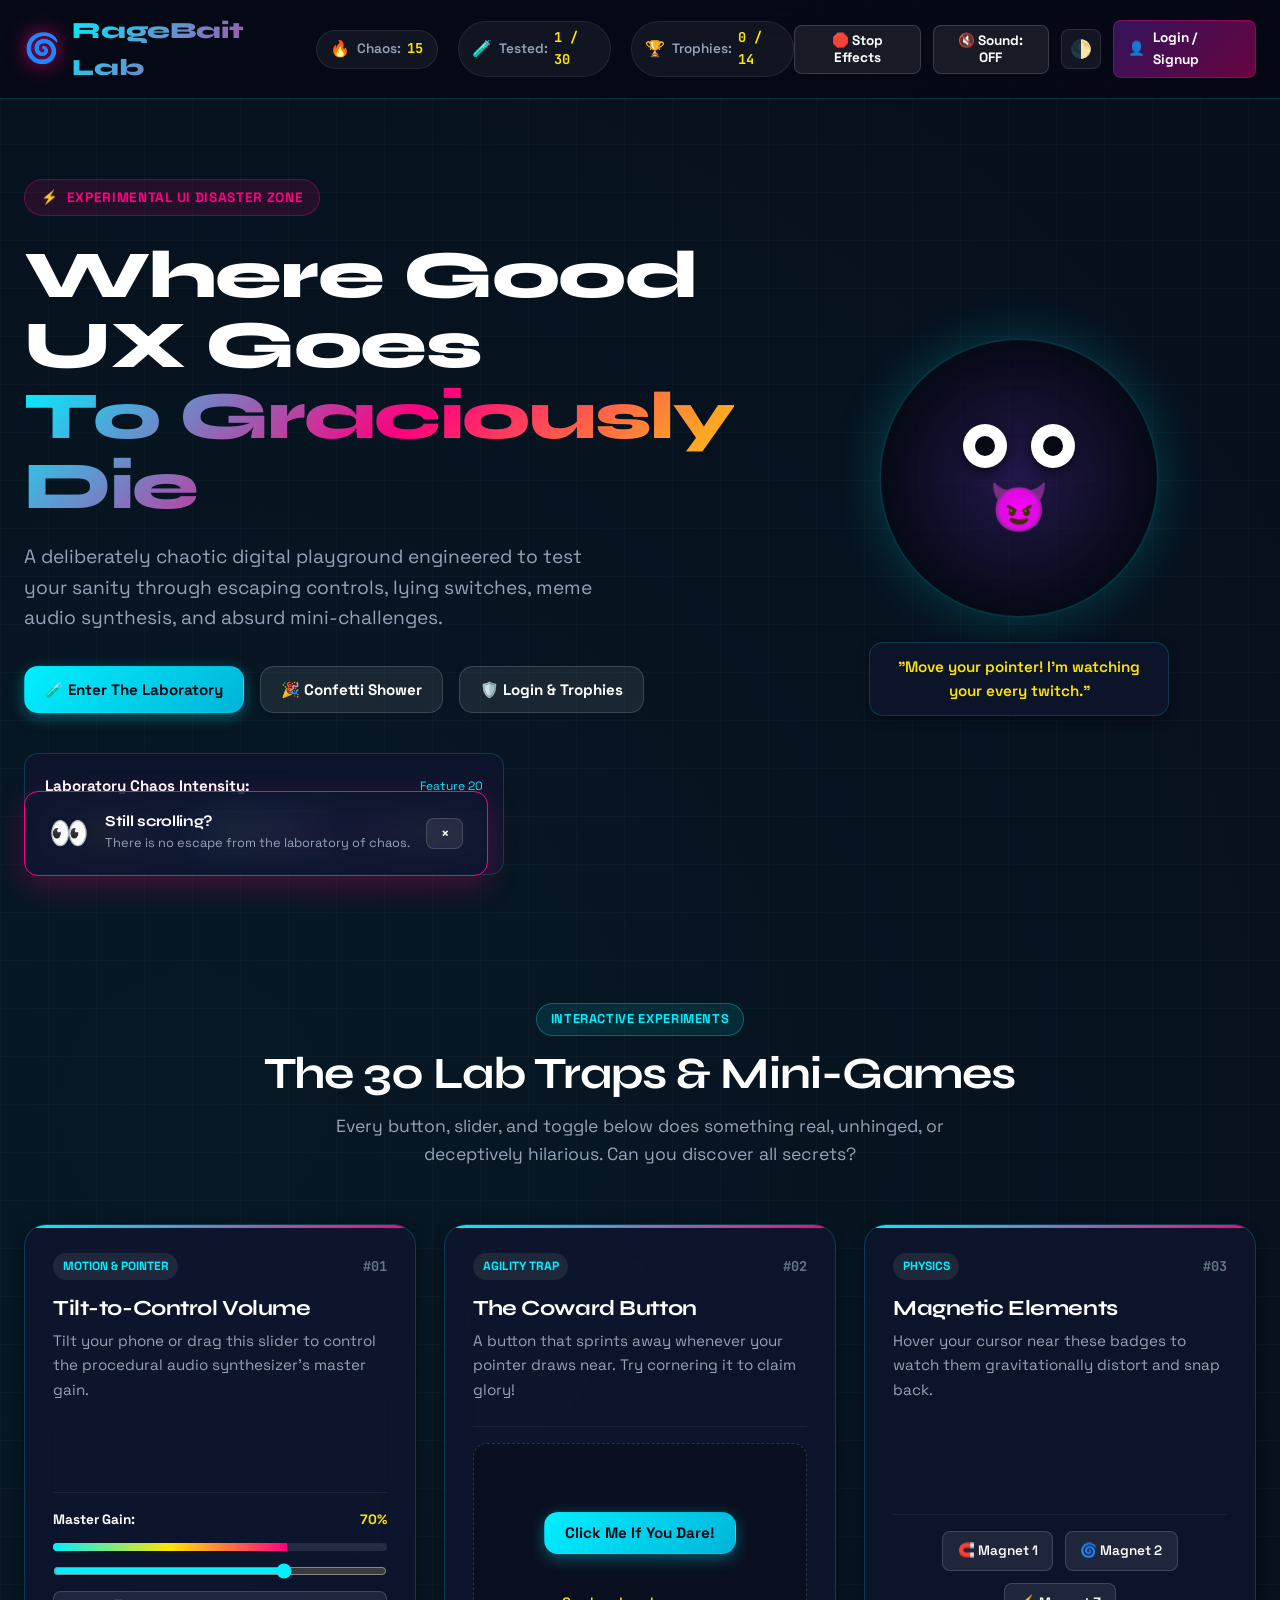
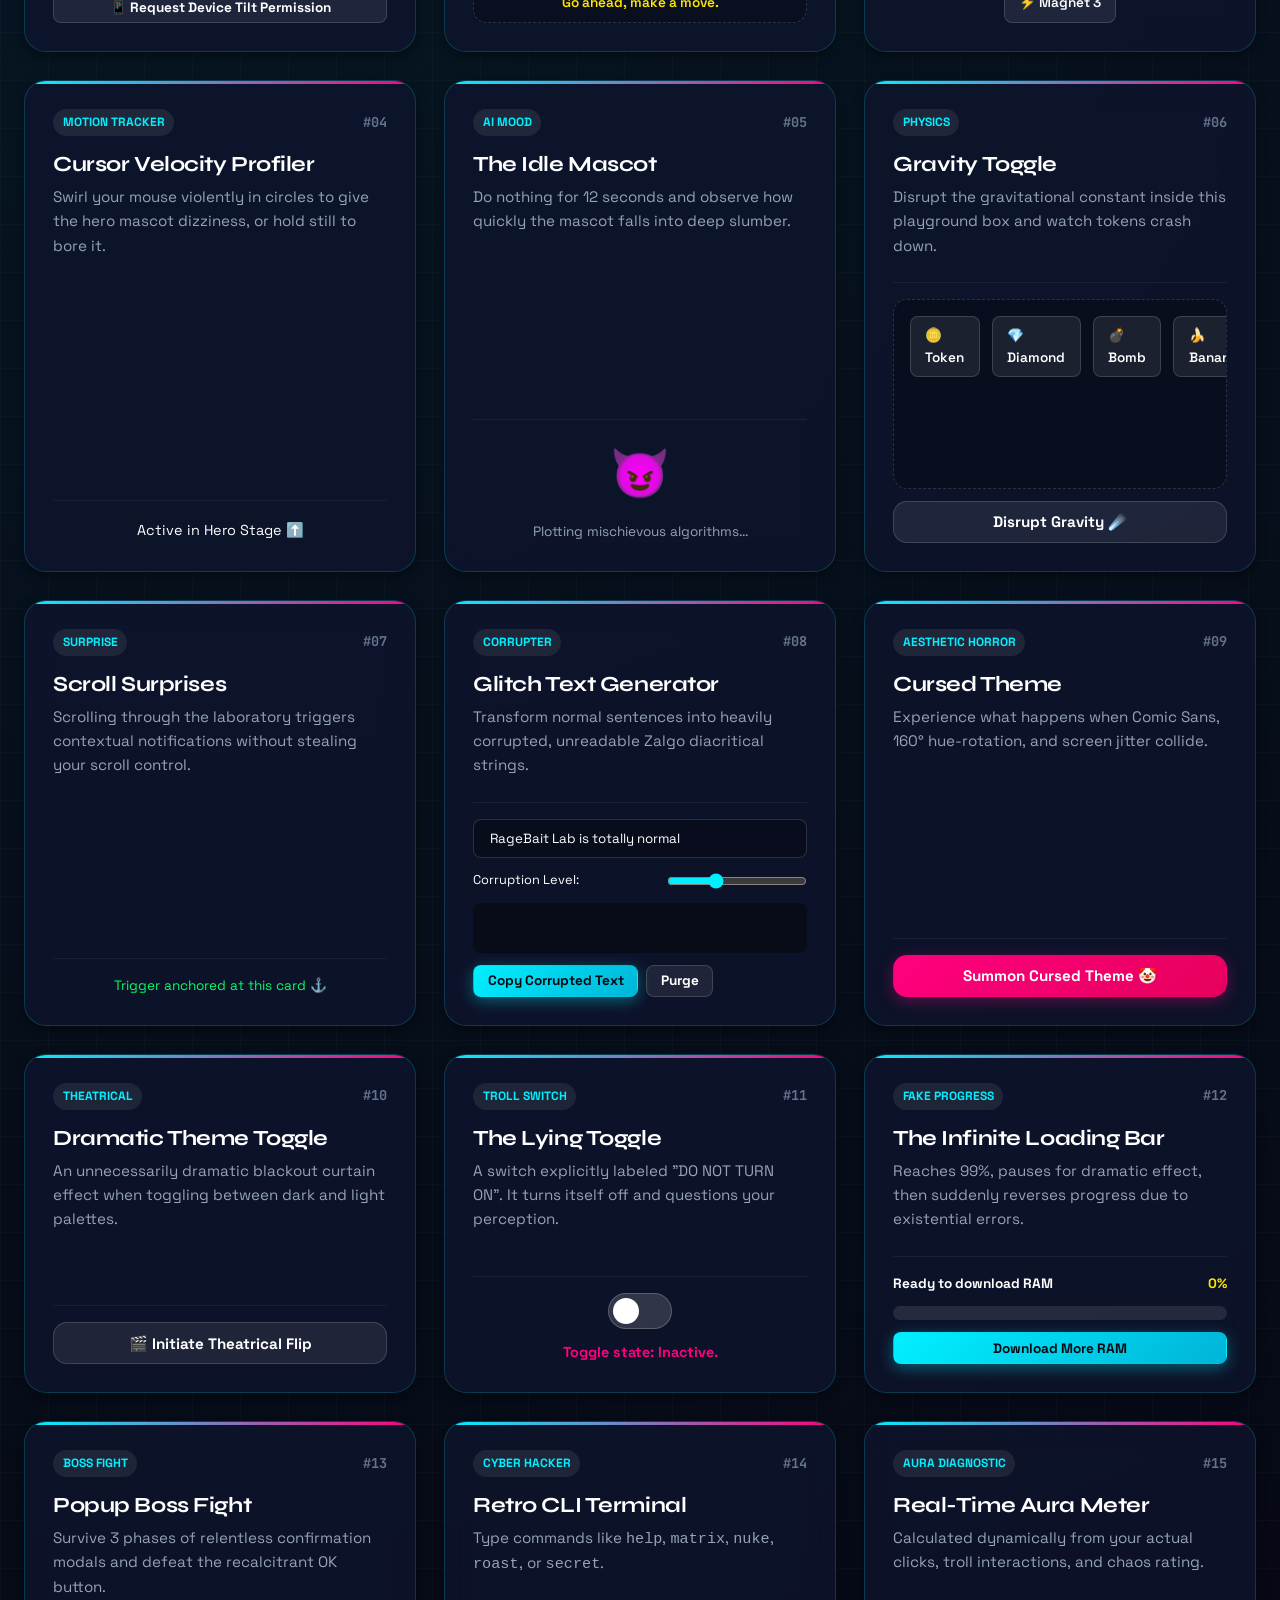
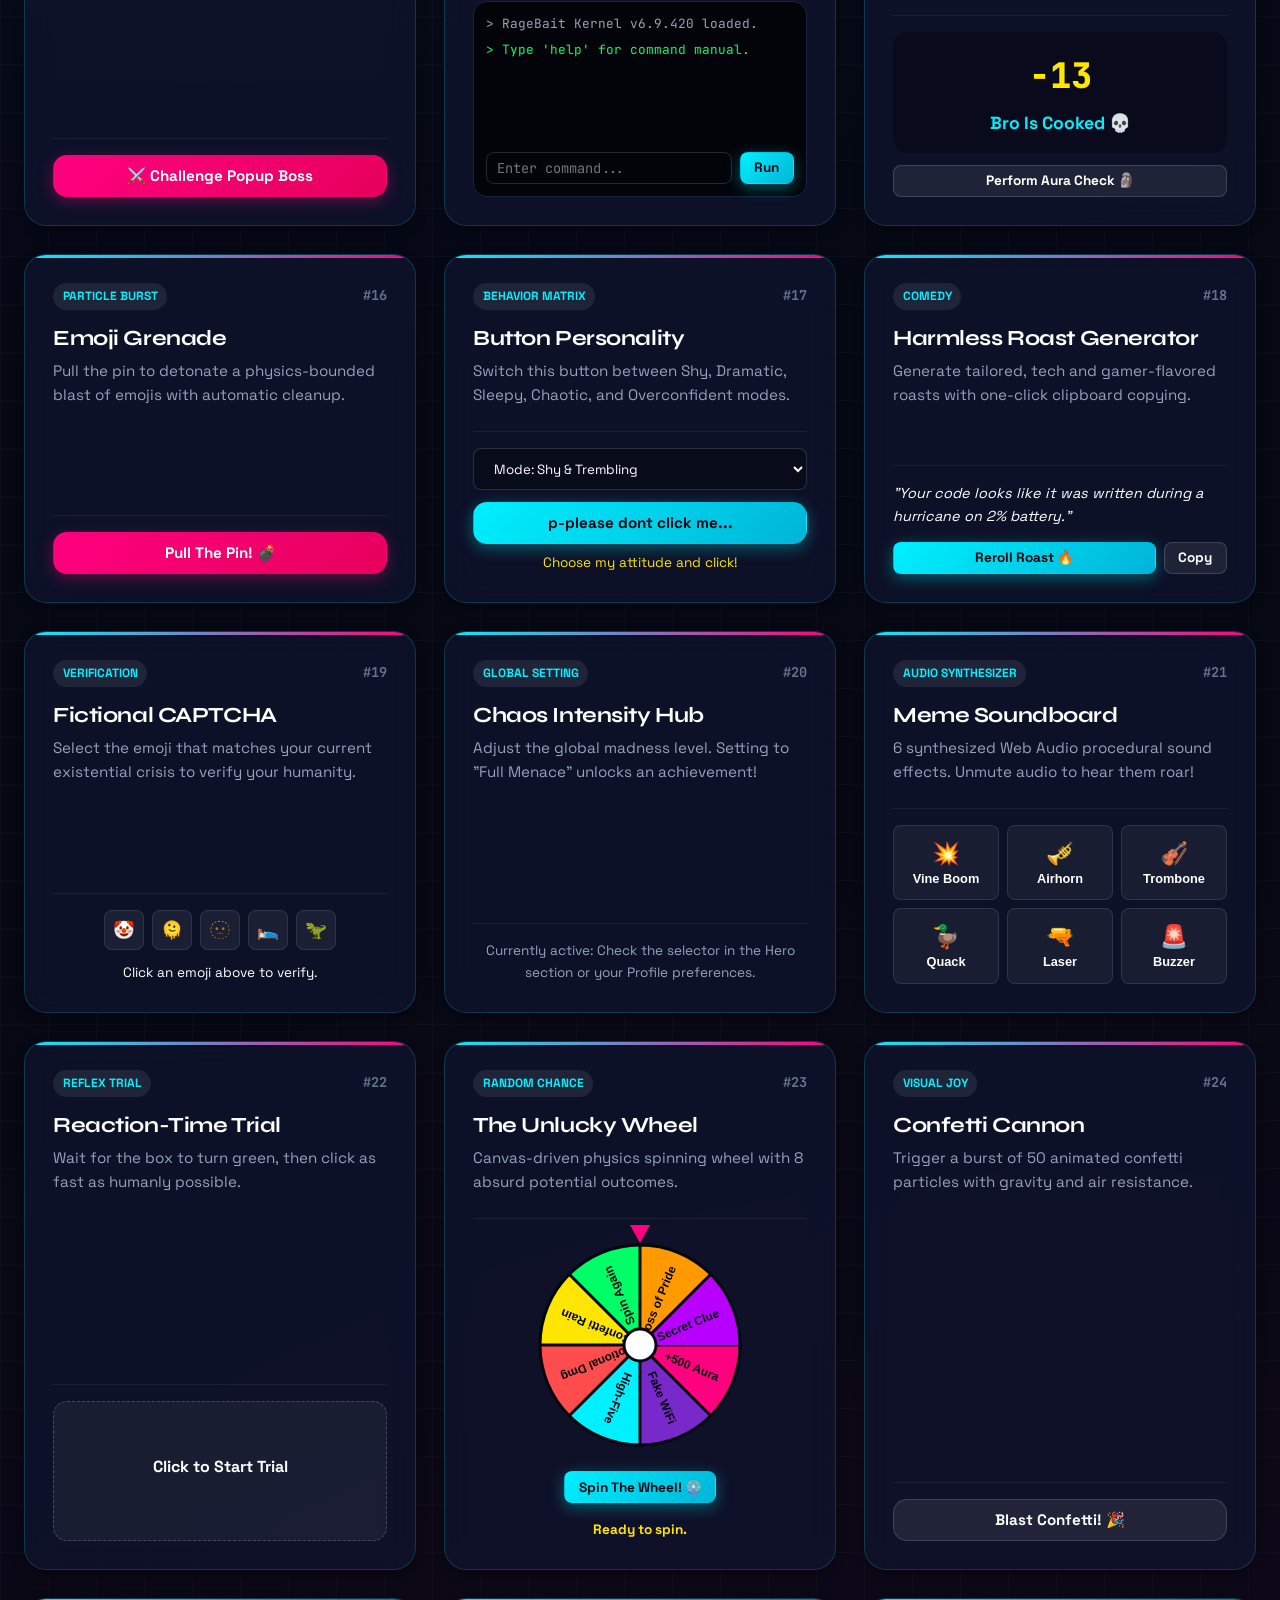
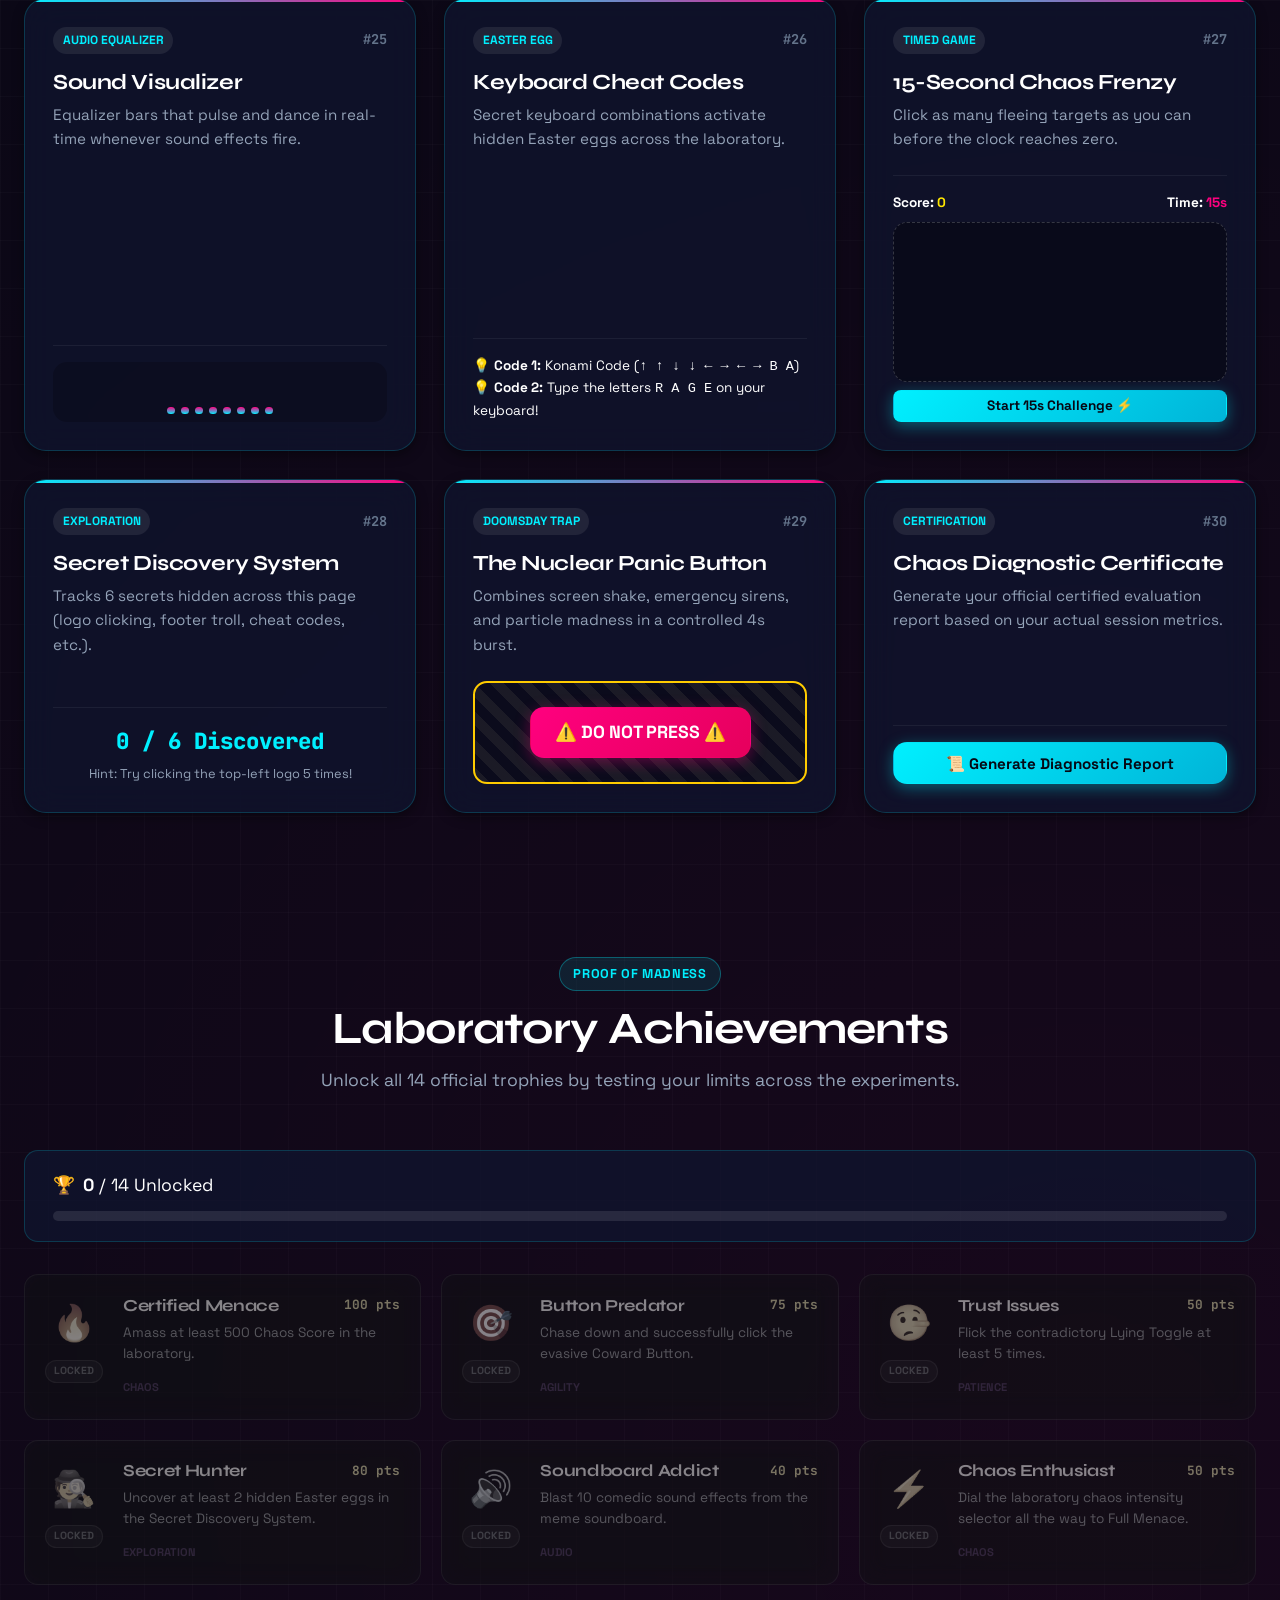
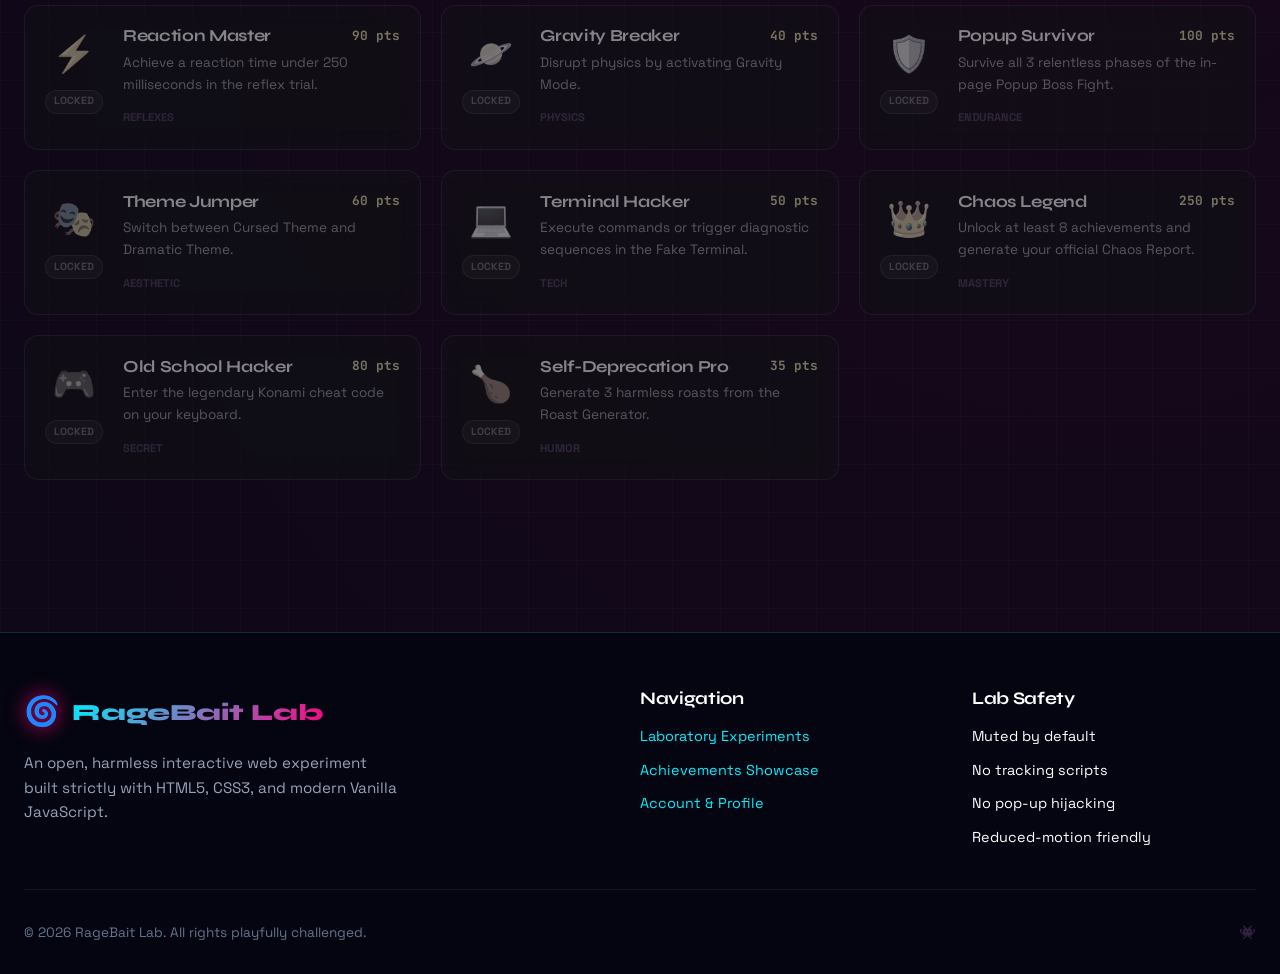
<file: index.html>
<!DOCTYPE html>
<html lang="en" data-theme="dark" data-animation-intensity="unhinged">
<head>
  <meta charset="UTF-8">
  <meta name="viewport" content="width=device-width, initial-scale=1.0">
  <title>RageBait Lab — A Chaotic, Interactive Web Playground</title>
  <meta name="description" content="An experimental, unpredictable UI playground trolling visitors with escaping buttons, procedural audio, fake CAPTCHAs, and glorious digital mayhem.">
  
  <!-- CSS Stylesheets -->
  <link rel="stylesheet" href="css/style.css">
</head>
<body>

  <!-- Theatrical Curtain for Dramatic Theme Switches -->
  <div id="theatrical-curtain" aria-hidden="true"></div>

  <!-- Global Confetti Canvas -->
  <canvas id="global-confetti-canvas" aria-hidden="true"></canvas>

  <!-- Chaos Panic Overlay (Feature 29) -->
  <div id="chaos-panic-overlay" role="alertdialog" aria-modal="true" aria-labelledby="panic-title">
    <div class="panic-content">
      <div style="font-size: 5rem;">🚨</div>
      <h2 id="panic-title" class="panic-title">CRITICAL CHAOS MELTDOWN</h2>
      <p class="panic-subtitle">All safety parameters have been vaporized. Brace for absurdity!</p>
      <button class="btn btn-secondary btn-lg" id="abort-chaos-btn">ABORT DETONATION 🛑</button>
    </div>
  </div>

  <!-- Top Sticky Navigation Bar -->
  <header class="navbar" role="banner">
    <div class="nav-container">
      <div class="nav-brand" id="brand-logo-trigger" title="Click me repeatedly if you dare...">
        <span class="nav-brand-icon" aria-hidden="true">🌀</span>
        <span class="nav-brand-text">RageBait Lab</span>
      </div>

      <!-- Live Session HUD -->
      <nav class="nav-hud" aria-label="Session status indicators">
        <div class="hud-item" title="Current Chaos Score">
          <span class="hud-icon" aria-hidden="true">🔥</span>
          <span class="hud-label">Chaos:</span>
          <span class="hud-value hud-chaos-score">0</span>
        </div>
        <div class="hud-item" title="Features explored out of 30">
          <span class="hud-icon" aria-hidden="true">🧪</span>
          <span class="hud-label">Tested:</span>
          <span class="hud-value hud-features-count">0 / 30</span>
        </div>
        <div class="hud-item" title="Achievements unlocked">
          <span class="hud-icon" aria-hidden="true">🏆</span>
          <span class="hud-label">Trophies:</span>
          <span class="hud-value hud-achievements-count">0 / 14</span>
        </div>
      </nav>

      <!-- Quick Navigation Actions -->
      <div class="nav-actions">
        <button class="btn btn-sm btn-secondary" id="global-stop-effects-btn" title="Stop any active screen tremor or cursed filters">
          🛑 Stop Effects
        </button>
        <button class="btn btn-sm btn-secondary" id="nav-audio-toggle" aria-pressed="false" title="Toggle audio synthesis">
          🔇 Sound: OFF
        </button>
        <button class="btn btn-sm btn-icon" id="nav-theme-toggle" aria-label="Toggle dark/light theme" title="Toggle theme">
          🌓
        </button>
        <a href="account.html" class="btn btn-sm nav-account-btn" id="nav-account-link" title="Open user account and profile">
          <span id="nav-user-avatar-badge" aria-hidden="true">👤</span>
          <span id="nav-login-btn-text">Login / Profile</span>
        </a>
      </div>

      <!-- Mobile Hamburger Button -->
      <button class="nav-hamburger-btn" id="nav-hamburger-btn" aria-label="Toggle navigation menu" aria-expanded="false">
        ☰
      </button>
    </div>

    <!-- Mobile Navigation Drawer -->
    <div class="nav-mobile-drawer" id="nav-mobile-drawer" role="navigation">
      <div class="hud-item">
        <span>🔥 Chaos Score:</span>
        <span class="hud-value hud-chaos-score">0</span>
      </div>
      <div class="hud-item">
        <span>🧪 Features Explored:</span>
        <span class="hud-value hud-features-count">0 / 30</span>
      </div>
      <div class="hud-item">
        <span>🏆 Trophies:</span>
        <span class="hud-value hud-achievements-count">0 / 14</span>
      </div>
      <div style="display: flex; gap: 0.5rem; margin-top: 0.5rem;">
        <a href="account.html" class="btn btn-primary" style="flex: 1;">👤 Account / Profile</a>
      </div>
    </div>
  </header>

  <main id="main-content">
    <!-- HERO SECTION -->
    <section class="hero-section" aria-labelledby="hero-title">
      <div class="hero-content">
        <div class="hero-pill">
          <span>⚡</span>
          <span>Experimental UI Disaster Zone</span>
        </div>
        <h1 id="hero-title" class="hero-title">
          Where Good UX Goes <br>
          <span class="gradient-text">To Graciously Die</span>
        </h1>
        <p class="hero-description">
          A deliberately chaotic digital playground engineered to test your sanity through escaping controls, lying switches, meme audio synthesis, and absurd mini-challenges.
        </p>

        <div class="hero-cta-group">
          <a href="#lab-features-section" class="btn btn-primary">
            <span>🧪 Enter The Laboratory</span>
          </a>
          <button class="btn btn-secondary" id="manual-confetti-btn">
            <span>🎉 Confetti Shower</span>
          </button>
          <a href="account.html" class="btn btn-secondary">
            <span>🛡️ Login & Trophies</span>
          </a>
        </div>

        <!-- Global Chaos Intensity Selector (Feature 20) -->
        <div class="hero-chaos-selector" role="radiogroup" aria-labelledby="chaos-selector-title">
          <div class="selector-header">
            <span id="chaos-selector-title" class="selector-title">Laboratory Chaos Intensity:</span>
            <span class="badge" style="font-size: 0.75rem; color: var(--accent-cyan);">Feature 20</span>
          </div>
          <div class="chaos-radio-group">
            <label class="chaos-radio-label">
              <input type="radio" name="chaos-intensity-radio" value="chill">
              <span>😌 Chill</span>
            </label>
            <label class="chaos-radio-label">
              <input type="radio" name="chaos-intensity-radio" value="unhinged" checked>
              <span>🤪 Unhinged</span>
            </label>
            <label class="chaos-radio-label">
              <input type="radio" name="chaos-intensity-radio" value="full-menace">
              <span>😈 Full Menace</span>
            </label>
          </div>
        </div>
      </div>

      <!-- Hero Mascot Stage (Features 4 & 5) -->
      <div class="hero-mascot-stage" id="cursor-detector-card">
        <div class="mascot-avatar-card magnetic-target">
          <div class="mascot-face-container">
            <div class="mascot-eyes">
              <div class="mascot-eye" aria-hidden="true">
                <div class="mascot-pupil" id="mascot-pupil-left"></div>
              </div>
              <div class="mascot-eye" aria-hidden="true">
                <div class="mascot-pupil" id="mascot-pupil-right"></div>
              </div>
            </div>
            <div class="mascot-mouth" id="cursor-mascot-face" aria-label="Mascot face">😈</div>
          </div>
        </div>
        <div class="mascot-speech-bubble" id="cursor-personality-status" role="status">
          "Move your pointer! I'm watching your every twitch."
        </div>
      </div>
    </section>

    <!-- SECTION: THE 30 CHAOTIC FEATURES -->
    <section class="section" id="lab-features-section" aria-labelledby="features-heading">
      <div class="section-header">
        <span class="section-tag">Interactive Experiments</span>
        <h2 id="features-heading" class="section-title">The 30 Lab Traps & Mini-Games</h2>
        <p class="section-subtitle">
          Every button, slider, and toggle below does something real, unhinged, or deceptively hilarious. Can you discover all secrets?
        </p>
      </div>

      <div class="features-grid">

        <!-- FEATURE 1: Tilt-to-Control Volume -->
        <article class="feature-card" id="card-feature-1">
          <div class="feature-card-glow"></div>
          <div class="card-top">
            <span class="feature-badge">Motion & Pointer</span>
            <span class="feature-number">#01</span>
          </div>
          <h3 class="feature-title">Tilt-to-Control Volume</h3>
          <p class="feature-desc">Tilt your phone or drag this slider to control the procedural audio synthesizer's master gain.</p>
          <div class="feature-interactive-area volume-control-box">
            <div style="display: flex; justify-content: space-between; font-size: 0.85rem; font-weight: 700;">
              <span>Master Gain:</span>
              <span id="tilt-volume-value" class="text-warning">70%</span>
            </div>
            <div class="volume-meter-track">
              <div class="volume-meter-fill" id="tilt-volume-meter"></div>
            </div>
            <input type="range" class="custom-range" id="tilt-volume-slider" min="0" max="100" value="70" aria-label="Volume Slider">
            <button class="btn btn-sm btn-secondary" id="tilt-perm-btn">📱 Request Device Tilt Permission</button>
          </div>
        </article>

        <!-- FEATURE 2: Coward Button -->
        <article class="feature-card" id="card-feature-2">
          <div class="feature-card-glow"></div>
          <div class="card-top">
            <span class="feature-badge">Agility Trap</span>
            <span class="feature-number">#02</span>
          </div>
          <h3 class="feature-title">The Coward Button</h3>
          <p class="feature-desc">A button that sprints away whenever your pointer draws near. Try cornering it to claim glory!</p>
          <div class="feature-interactive-area">
            <div class="coward-arena" id="coward-arena">
              <button class="btn btn-primary" id="coward-btn">Click Me If You Dare!</button>
              <div class="coward-status-msg" id="coward-message" role="status">Go ahead, make a move.</div>
            </div>
          </div>
        </article>

        <!-- FEATURE 3: Magnetic Cursor -->
        <article class="feature-card" id="card-feature-3">
          <div class="feature-card-glow"></div>
          <div class="card-top">
            <span class="feature-badge">Physics</span>
            <span class="feature-number">#03</span>
          </div>
          <h3 class="feature-title">Magnetic Elements</h3>
          <p class="feature-desc">Hover your cursor near these badges to watch them gravitationally distort and snap back.</p>
          <div class="feature-interactive-area" style="display: flex; gap: 0.75rem; flex-wrap: wrap; justify-content: center;">
            <div class="gravity-item magnetic-target">🧲 Magnet 1</div>
            <div class="gravity-item magnetic-target">🌀 Magnet 2</div>
            <div class="gravity-item magnetic-target">⚡ Magnet 3</div>
          </div>
        </article>

        <!-- FEATURE 4: Cursor Personality Detector -->
        <article class="feature-card" id="card-feature-4">
          <div class="feature-card-glow"></div>
          <div class="card-top">
            <span class="feature-badge">Motion Tracker</span>
            <span class="feature-number">#04</span>
          </div>
          <h3 class="feature-title">Cursor Velocity Profiler</h3>
          <p class="feature-desc">Swirl your mouse violently in circles to give the hero mascot dizziness, or hold still to bore it.</p>
          <div class="feature-interactive-area" style="text-align: center;">
            <span class="badge" style="font-size: 0.9rem; padding: 0.5rem 1rem;">Active in Hero Stage ⬆️</span>
          </div>
        </article>

        <!-- FEATURE 5: Idle Mascot -->
        <article class="feature-card" id="idle-mascot-card">
          <div class="feature-card-glow"></div>
          <div class="card-top">
            <span class="feature-badge">AI Mood</span>
            <span class="feature-number">#05</span>
          </div>
          <h3 class="feature-title">The Idle Mascot</h3>
          <p class="feature-desc">Do nothing for 12 seconds and observe how quickly the mascot falls into deep slumber.</p>
          <div class="feature-interactive-area" style="text-align: center;">
            <div id="idle-mascot-emoji" style="font-size: 3rem;">😈</div>
            <div id="idle-snore-bubble" class="hidden text-warning" style="font-weight: 700; margin: 0.25rem 0;">💤 Zzz... Zzz... 💤</div>
            <p id="idle-mascot-status" style="font-size: 0.85rem; margin-top: 0.5rem;">Plotting mischievous algorithms...</p>
          </div>
        </article>

        <!-- FEATURE 6: Gravity Mode -->
        <article class="feature-card" id="card-feature-6">
          <div class="feature-card-glow"></div>
          <div class="card-top">
            <span class="feature-badge">Physics</span>
            <span class="feature-number">#06</span>
          </div>
          <h3 class="feature-title">Gravity Toggle</h3>
          <p class="feature-desc">Disrupt the gravitational constant inside this playground box and watch tokens crash down.</p>
          <div class="feature-interactive-area">
            <div class="gravity-playground" id="gravity-playground">
              <div class="gravity-items-row">
                <span class="gravity-item">🪙 Token</span>
                <span class="gravity-item">💎 Diamond</span>
                <span class="gravity-item">💣 Bomb</span>
                <span class="gravity-item">🍌 Banana</span>
              </div>
            </div>
            <button class="btn btn-secondary" id="gravity-mode-toggle" style="width: 100%; margin-top: 0.75rem;">
              Disrupt Gravity ☄️
            </button>
          </div>
        </article>

        <!-- FEATURE 7: Scroll Surprises -->
        <article class="feature-card" id="scroll-surprise-trigger">
          <div class="feature-card-glow"></div>
          <div class="card-top">
            <span class="feature-badge">Surprise</span>
            <span class="feature-number">#07</span>
          </div>
          <h3 class="feature-title">Scroll Surprises</h3>
          <p class="feature-desc">Scrolling through the laboratory triggers contextual notifications without stealing your scroll control.</p>
          <div class="feature-interactive-area" style="text-align: center;">
            <p style="font-size: 0.85rem; color: var(--accent-green);">Trigger anchored at this card ⚓</p>
          </div>
        </article>

        <!-- FEATURE 8: Glitch Text Generator -->
        <article class="feature-card" id="card-feature-8">
          <div class="feature-card-glow"></div>
          <div class="card-top">
            <span class="feature-badge">Corrupter</span>
            <span class="feature-number">#08</span>
          </div>
          <h3 class="feature-title">Glitch Text Generator</h3>
          <p class="feature-desc">Transform normal sentences into heavily corrupted, unreadable Zalgo diacritical strings.</p>
          <div class="feature-interactive-area glitch-control-box">
            <input type="text" class="text-input" id="glitch-input" value="RageBait Lab is totally normal" aria-label="Text to corrupt">
            <div style="display: flex; align-items: center; justify-content: space-between; font-size: 0.8rem;">
              <span>Corruption Level:</span>
              <input type="range" class="custom-range" id="glitch-intensity" min="1" max="10" value="4" style="width: 140px;" aria-label="Corruption Level">
            </div>
            <div class="glitch-display-box" id="glitch-output"></div>
            <div style="display: flex; gap: 0.5rem;">
              <button class="btn btn-sm btn-primary" id="glitch-copy-btn">Copy Corrupted Text</button>
              <button class="btn btn-sm btn-secondary" id="glitch-purge-btn">Purge</button>
            </div>
          </div>
        </article>

        <!-- FEATURE 9: Cursed Theme -->
        <article class="feature-card" id="card-feature-9">
          <div class="feature-card-glow"></div>
          <div class="card-top">
            <span class="feature-badge">Aesthetic Horror</span>
            <span class="feature-number">#09</span>
          </div>
          <h3 class="feature-title">Cursed Theme</h3>
          <p class="feature-desc">Experience what happens when Comic Sans, 160° hue-rotation, and screen jitter collide.</p>
          <div class="feature-interactive-area">
            <button class="btn btn-danger" id="cursed-theme-btn" style="width: 100%;">Summon Cursed Theme 🤡</button>
          </div>
        </article>

        <!-- FEATURE 10: Dramatic Theme Switch -->
        <article class="feature-card" id="card-feature-10">
          <div class="feature-card-glow"></div>
          <div class="card-top">
            <span class="feature-badge">Theatrical</span>
            <span class="feature-number">#10</span>
          </div>
          <h3 class="feature-title">Dramatic Theme Toggle</h3>
          <p class="feature-desc">An unnecessarily dramatic blackout curtain effect when toggling between dark and light palettes.</p>
          <div class="feature-interactive-area">
            <button class="btn btn-secondary" id="dramatic-theme-toggle" style="width: 100%;">
              🎬 Initiate Theatrical Flip
            </button>
          </div>
        </article>

        <!-- FEATURE 11: Lying Toggle -->
        <article class="feature-card" id="card-feature-11">
          <div class="feature-card-glow"></div>
          <div class="card-top">
            <span class="feature-badge">Troll Switch</span>
            <span class="feature-number">#11</span>
          </div>
          <h3 class="feature-title">The Lying Toggle</h3>
          <p class="feature-desc">A switch explicitly labeled "DO NOT TURN ON". It turns itself off and questions your perception.</p>
          <div class="feature-interactive-area toggle-wrapper">
            <label class="lying-switch">
              <input type="checkbox" id="lying-toggle-checkbox">
              <span class="switch-slider"></span>
            </label>
            <div id="lying-toggle-msg" style="font-weight: 700; font-size: 0.9rem; color: var(--accent-pink);">
              Toggle state: Inactive.
            </div>
          </div>
        </article>

        <!-- FEATURE 12: Infinite Loading Bar -->
        <article class="feature-card" id="card-feature-12">
          <div class="feature-card-glow"></div>
          <div class="card-top">
            <span class="feature-badge">Fake Progress</span>
            <span class="feature-number">#12</span>
          </div>
          <h3 class="feature-title">The Infinite Loading Bar</h3>
          <p class="feature-desc">Reaches 99%, pauses for dramatic effect, then suddenly reverses progress due to existential errors.</p>
          <div class="feature-interactive-area infinite-loading-box">
            <div style="display: flex; justify-content: space-between; font-size: 0.85rem; font-weight: 700;">
              <span id="infinite-progress-text">Ready to download RAM</span>
              <span id="infinite-progress-pct" class="text-warning">0%</span>
            </div>
            <div class="progress-track">
              <div class="progress-fill" id="infinite-progress-fill"></div>
            </div>
            <div style="display: flex; gap: 0.5rem;">
              <button class="btn btn-sm btn-primary" id="start-loading-btn" style="flex: 1;">Download More RAM</button>
              <button class="btn btn-sm btn-secondary hidden" id="skip-loading-btn">Skip Loading</button>
            </div>
          </div>
        </article>

        <!-- FEATURE 13: Popup Boss Fight -->
        <article class="feature-card" id="card-feature-13">
          <div class="feature-card-glow"></div>
          <div class="card-top">
            <span class="feature-badge">Boss Fight</span>
            <span class="feature-number">#13</span>
          </div>
          <h3 class="feature-title">Popup Boss Fight</h3>
          <p class="feature-desc">Survive 3 phases of relentless confirmation modals and defeat the recalcitrant OK button.</p>
          <div class="feature-interactive-area">
            <button class="btn btn-danger" id="start-popup-boss-btn" style="width: 100%;">
              ⚔️ Challenge Popup Boss
            </button>
          </div>
        </article>

        <!-- FEATURE 14: Fake Terminal -->
        <article class="feature-card" id="card-feature-14">
          <div class="feature-card-glow"></div>
          <div class="card-top">
            <span class="feature-badge">Cyber Hacker</span>
            <span class="feature-number">#14</span>
          </div>
          <h3 class="feature-title">Retro CLI Terminal</h3>
          <p class="feature-desc">Type commands like <code>help</code>, <code>matrix</code>, <code>nuke</code>, <code>roast</code>, or <code>secret</code>.</p>
          <div class="feature-interactive-area terminal-window">
            <div class="terminal-logs" id="fake-terminal-output" role="log">
              <div class="terminal-line line-info">> RageBait Kernel v6.9.420 loaded.</div>
              <div class="terminal-line line-success">> Type 'help' for command manual.</div>
            </div>
            <div class="terminal-input-row">
              <input type="text" class="terminal-input" id="fake-terminal-input" placeholder="Enter command..." aria-label="Terminal input">
              <button class="btn btn-sm btn-primary" id="fake-terminal-run">Run</button>
            </div>
          </div>
        </article>

        <!-- FEATURE 15: Aura Meter -->
        <article class="feature-card" id="card-feature-15">
          <div class="feature-card-glow"></div>
          <div class="card-top">
            <span class="feature-badge">Aura Diagnostic</span>
            <span class="feature-number">#15</span>
          </div>
          <h3 class="feature-title">Real-Time Aura Meter</h3>
          <p class="feature-desc">Calculated dynamically from your actual clicks, troll interactions, and chaos rating.</p>
          <div class="feature-interactive-area">
            <div class="aura-display-box">
              <div class="aura-value" id="aura-score-val">0</div>
              <div class="aura-rank" id="aura-rank-title">Calculating...</div>
            </div>
            <button class="btn btn-secondary btn-sm" id="aura-check-btn" style="width: 100%; margin-top: 0.75rem;">
              Perform Aura Check 🗿
            </button>
          </div>
        </article>

        <!-- FEATURE 16: Emoji Grenade -->
        <article class="feature-card" id="card-feature-16">
          <div class="feature-card-glow"></div>
          <div class="card-top">
            <span class="feature-badge">Particle Burst</span>
            <span class="feature-number">#16</span>
          </div>
          <h3 class="feature-title">Emoji Grenade</h3>
          <p class="feature-desc">Pull the pin to detonate a physics-bounded blast of emojis with automatic cleanup.</p>
          <div class="feature-interactive-area">
            <button class="btn btn-danger" id="emoji-grenade-btn" style="width: 100%;">
              Pull The Pin! 💣
            </button>
          </div>
        </article>

        <!-- FEATURE 17: Button Personality Generator -->
        <article class="feature-card" id="card-feature-17">
          <div class="feature-card-glow"></div>
          <div class="card-top">
            <span class="feature-badge">Behavior Matrix</span>
            <span class="feature-number">#17</span>
          </div>
          <h3 class="feature-title">Button Personality</h3>
          <p class="feature-desc">Switch this button between Shy, Dramatic, Sleepy, Chaotic, and Overconfident modes.</p>
          <div class="feature-interactive-area">
            <select id="button-personality-select" class="text-input" style="margin-bottom: 0.75rem;" aria-label="Button personality selector">
              <option value="shy">Mode: Shy & Trembling</option>
              <option value="dramatic">Mode: Overly Dramatic</option>
              <option value="sleepy">Mode: Exhausted & Sleepy</option>
              <option value="chaotic">Mode: Pure Chaos</option>
              <option value="overconfident">Mode: Invincible Ego</option>
            </select>
            <button class="btn btn-primary" id="personality-target-btn" style="width: 100%;">
              p-please dont click me...
            </button>
            <p id="personality-speech-bubble" style="font-size: 0.85rem; color: var(--accent-yellow); text-align: center; margin-top: 0.5rem;">
              Choose my attitude and click!
            </p>
          </div>
        </article>

        <!-- FEATURE 18: Roast Generator -->
        <article class="feature-card" id="card-feature-18">
          <div class="feature-card-glow"></div>
          <div class="card-top">
            <span class="feature-badge">Comedy</span>
            <span class="feature-number">#18</span>
          </div>
          <h3 class="feature-title">Harmless Roast Generator</h3>
          <p class="feature-desc">Generate tailored, tech and gamer-flavored roasts with one-click clipboard copying.</p>
          <div class="feature-interactive-area">
            <div id="roast-display-text" style="font-style: italic; min-height: 48px; font-size: 0.9rem; color: #fff; margin-bottom: 0.75rem;">
              "Your code looks like it was written during a hurricane on 2% battery."
            </div>
            <div style="display: flex; gap: 0.5rem;">
              <button class="btn btn-sm btn-primary" id="generate-roast-btn" style="flex: 1;">Reroll Roast 🔥</button>
              <button class="btn btn-sm btn-secondary" id="copy-roast-btn">Copy</button>
            </div>
          </div>
        </article>

        <!-- FEATURE 19: Fake CAPTCHA -->
        <article class="feature-card" id="card-feature-19">
          <div class="feature-card-glow"></div>
          <div class="card-top">
            <span class="feature-badge">Verification</span>
            <span class="feature-number">#19</span>
          </div>
          <h3 class="feature-title">Fictional CAPTCHA</h3>
          <p class="feature-desc">Select the emoji that matches your current existential crisis to verify your humanity.</p>
          <div class="feature-interactive-area">
            <div style="display: flex; gap: 0.5rem; justify-content: center; margin-bottom: 0.75rem;">
              <button class="btn btn-icon captcha-option-btn" data-emoji="🤡" title="Clown">🤡</button>
              <button class="btn btn-icon captcha-option-btn" data-emoji="🫠" title="Melting">🫠</button>
              <button class="btn btn-icon captcha-option-btn" data-emoji="🫥" title="Invisible">🫥</button>
              <button class="btn btn-icon captcha-option-btn" data-emoji="🛌" title="Bed">🛌</button>
              <button class="btn btn-icon captcha-option-btn" data-emoji="🦖" title="Dino">🦖</button>
            </div>
            <div id="captcha-result-msg" style="font-size: 0.85rem; text-align: center;">Click an emoji above to verify.</div>
          </div>
        </article>

        <!-- FEATURE 20: Chaos Intensity (Already in Hero & synced) -->
        <article class="feature-card" id="card-feature-20">
          <div class="feature-card-glow"></div>
          <div class="card-top">
            <span class="feature-badge">Global Setting</span>
            <span class="feature-number">#20</span>
          </div>
          <h3 class="feature-title">Chaos Intensity Hub</h3>
          <p class="feature-desc">Adjust the global madness level. Setting to "Full Menace" unlocks an achievement!</p>
          <div class="feature-interactive-area" style="text-align: center;">
            <p style="font-size: 0.85rem;">Currently active: Check the selector in the Hero section or your Profile preferences.</p>
          </div>
        </article>

        <!-- FEATURE 21: Meme Soundboard -->
        <article class="feature-card" id="card-feature-21">
          <div class="feature-card-glow"></div>
          <div class="card-top">
            <span class="feature-badge">Audio Synthesizer</span>
            <span class="feature-number">#21</span>
          </div>
          <h3 class="feature-title">Meme Soundboard</h3>
          <p class="feature-desc">6 synthesized Web Audio procedural sound effects. Unmute audio to hear them roar!</p>
          <div class="feature-interactive-area">
            <div class="soundboard-grid">
              <button class="soundboard-pad" data-sound="vine_boom">
                <span class="sound-pad-icon">💥</span>
                <span>Vine Boom</span>
              </button>
              <button class="soundboard-pad" data-sound="airhorn">
                <span class="sound-pad-icon">🎺</span>
                <span>Airhorn</span>
              </button>
              <button class="soundboard-pad" data-sound="sad_trombone">
                <span class="sound-pad-icon">🎻</span>
                <span>Trombone</span>
              </button>
              <button class="soundboard-pad" data-sound="quack">
                <span class="sound-pad-icon">🦆</span>
                <span>Quack</span>
              </button>
              <button class="soundboard-pad" data-sound="laser">
                <span class="sound-pad-icon">🔫</span>
                <span>Laser</span>
              </button>
              <button class="soundboard-pad" data-sound="buzzer">
                <span class="sound-pad-icon">🚨</span>
                <span>Buzzer</span>
              </button>
            </div>
          </div>
        </article>

        <!-- FEATURE 22: Reaction-Time Game -->
        <article class="feature-card" id="card-feature-22">
          <div class="feature-card-glow"></div>
          <div class="card-top">
            <span class="feature-badge">Reflex Trial</span>
            <span class="feature-number">#22</span>
          </div>
          <h3 class="feature-title">Reaction-Time Trial</h3>
          <p class="feature-desc">Wait for the box to turn green, then click as fast as humanly possible.</p>
          <div class="feature-interactive-area">
            <div class="reaction-arena state-idle" id="reaction-box">
              <div id="reaction-instruction" style="font-weight: 700;">Click to Start Trial</div>
              <div id="reaction-result-display" style="font-size: 0.85rem;"></div>
            </div>
          </div>
        </article>

        <!-- FEATURE 23: Lucky Wheel -->
        <article class="feature-card" id="card-feature-23">
          <div class="feature-card-glow"></div>
          <div class="card-top">
            <span class="feature-badge">Random Chance</span>
            <span class="feature-number">#23</span>
          </div>
          <h3 class="feature-title">The Unlucky Wheel</h3>
          <p class="feature-desc">Canvas-driven physics spinning wheel with 8 absurd potential outcomes.</p>
          <div class="feature-interactive-area wheel-container">
            <div class="wheel-canvas-wrap">
              <div class="wheel-pointer" aria-hidden="true"></div>
              <canvas id="wheel-canvas" width="220" height="220"></canvas>
            </div>
            <button class="btn btn-sm btn-primary" id="spin-wheel-btn">Spin The Wheel! 🎡</button>
            <div id="wheel-outcome-text" style="font-size: 0.85rem; font-weight: 700; color: var(--accent-yellow);">Ready to spin.</div>
          </div>
        </article>

        <!-- FEATURE 24: Confetti Celebration -->
        <article class="feature-card" id="card-feature-24">
          <div class="feature-card-glow"></div>
          <div class="card-top">
            <span class="feature-badge">Visual Joy</span>
            <span class="feature-number">#24</span>
          </div>
          <h3 class="feature-title">Confetti Cannon</h3>
          <p class="feature-desc">Trigger a burst of 50 animated confetti particles with gravity and air resistance.</p>
          <div class="feature-interactive-area">
            <button class="btn btn-secondary" onclick="window.RBLFeatures.fireConfetti(60)" style="width: 100%;">
              Blast Confetti! 🎉
            </button>
          </div>
        </article>

        <!-- FEATURE 25: Sound Reaction Mode -->
        <article class="feature-card" id="card-feature-25">
          <div class="feature-card-glow"></div>
          <div class="card-top">
            <span class="feature-badge">Audio Equalizer</span>
            <span class="feature-number">#25</span>
          </div>
          <h3 class="feature-title">Sound Visualizer</h3>
          <p class="feature-desc">Equalizer bars that pulse and dance in real-time whenever sound effects fire.</p>
          <div class="feature-interactive-area">
            <div class="sound-eq-container" aria-hidden="true">
              <div class="sound-eq-bar"></div>
              <div class="sound-eq-bar"></div>
              <div class="sound-eq-bar"></div>
              <div class="sound-eq-bar"></div>
              <div class="sound-eq-bar"></div>
              <div class="sound-eq-bar"></div>
              <div class="sound-eq-bar"></div>
              <div class="sound-eq-bar"></div>
            </div>
          </div>
        </article>

        <!-- FEATURE 26: Keyboard Cheat Codes -->
        <article class="feature-card" id="card-feature-26">
          <div class="feature-card-glow"></div>
          <div class="card-top">
            <span class="feature-badge">Easter Egg</span>
            <span class="feature-number">#26</span>
          </div>
          <h3 class="feature-title">Keyboard Cheat Codes</h3>
          <p class="feature-desc">Secret keyboard combinations activate hidden Easter eggs across the laboratory.</p>
          <div class="feature-interactive-area" style="font-size: 0.85rem; line-height: 1.6;">
            <div>💡 <strong>Code 1:</strong> Konami Code (<code>↑ ↑ ↓ ↓ ← → ← → B A</code>)</div>
            <div>💡 <strong>Code 2:</strong> Type the letters <code>R A G E</code> on your keyboard!</div>
          </div>
        </article>

        <!-- FEATURE 27: Mini Chaos Challenge -->
        <article class="feature-card" id="card-feature-27">
          <div class="feature-card-glow"></div>
          <div class="card-top">
            <span class="feature-badge">Timed Game</span>
            <span class="feature-number">#27</span>
          </div>
          <h3 class="feature-title">15-Second Chaos Frenzy</h3>
          <p class="feature-desc">Click as many fleeing targets as you can before the clock reaches zero.</p>
          <div class="feature-interactive-area">
            <div style="display: flex; justify-content: space-between; font-size: 0.85rem; font-weight: 700; margin-bottom: 0.5rem;">
              <span>Score: <span id="challenge-score" class="text-warning">0</span></span>
              <span>Time: <span id="challenge-timer" class="text-danger">15s</span></span>
            </div>
            <div class="challenge-arena" id="challenge-arena"></div>
            <button class="btn btn-sm btn-primary" id="start-challenge-btn" style="width: 100%; margin-top: 0.5rem;">
              Start 15s Challenge ⚡
            </button>
          </div>
        </article>

        <!-- FEATURE 28: Secret Discovery System -->
        <article class="feature-card" id="card-feature-28">
          <div class="feature-card-glow"></div>
          <div class="card-top">
            <span class="feature-badge">Exploration</span>
            <span class="feature-number">#28</span>
          </div>
          <h3 class="feature-title">Secret Discovery System</h3>
          <p class="feature-desc">Tracks 6 secrets hidden across this page (logo clicking, footer troll, cheat codes, etc.).</p>
          <div class="feature-interactive-area" style="text-align: center;">
            <div id="secrets-found-counter" style="font-size: 1.4rem; font-family: var(--font-mono); font-weight: 800; color: var(--accent-cyan);">
              0 / 6 Discovered
            </div>
            <p style="font-size: 0.8rem; margin-top: 0.25rem;">Hint: Try clicking the top-left logo 5 times!</p>
          </div>
        </article>

        <!-- FEATURE 29: Final Chaos Button -->
        <article class="feature-card" id="card-feature-29">
          <div class="feature-card-glow"></div>
          <div class="card-top">
            <span class="feature-badge">Doomsday Trap</span>
            <span class="feature-number">#29</span>
          </div>
          <h3 class="feature-title">The Nuclear Panic Button</h3>
          <p class="feature-desc">Combines screen shake, emergency sirens, and particle madness in a controlled 4s burst.</p>
          <div class="feature-interactive-area hazard-box">
            <button class="btn btn-danger btn-lg" id="nuke-chaos-btn" style="font-size: 1.1rem; padding: 0.85rem 1.5rem;">
              ⚠️ DO NOT PRESS ⚠️
            </button>
          </div>
        </article>

        <!-- FEATURE 30: Final Report Generator -->
        <article class="feature-card" id="card-feature-30">
          <div class="feature-card-glow"></div>
          <div class="card-top">
            <span class="feature-badge">Certification</span>
            <span class="feature-number">#30</span>
          </div>
          <h3 class="feature-title">Chaos Diagnostic Certificate</h3>
          <p class="feature-desc">Generate your official certified evaluation report based on your actual session metrics.</p>
          <div class="feature-interactive-area">
            <button class="btn btn-primary" id="generate-report-btn" style="width: 100%;">
              📜 Generate Diagnostic Report
            </button>
          </div>
        </article>

      </div>
    </section>

    <!-- SECTION: ACHIEVEMENTS & TROPHY SHOWCASE -->
    <section class="section" id="trophies-section" aria-labelledby="trophies-heading">
      <div class="section-header">
        <span class="section-tag">Proof of Madness</span>
        <h2 id="trophies-heading" class="section-title">Laboratory Achievements</h2>
        <p class="section-subtitle">
          Unlock all 14 official trophies by testing your limits across the experiments.
        </p>
      </div>
      <div id="home-trophy-showcase"></div>
    </section>

    <!-- Scroll Surprise Floating Banner (Feature 7) -->
    <div class="scroll-surprise-banner" id="scroll-surprise-banner" role="status">
      <span style="font-size: 2rem;">👀</span>
      <div>
        <h4 style="font-size: 0.95rem; margin-bottom: 0.15rem;">Still scrolling?</h4>
        <p style="font-size: 0.8rem; margin: 0;">There is no escape from the laboratory of chaos.</p>
      </div>
      <button class="btn btn-sm btn-secondary surprise-close-btn">&times;</button>
    </div>
  </main>

  <!-- MODAL: POPUP BOSS FIGHT (Feature 13) -->
  <div class="rbl-modal-backdrop" id="popup-boss-modal" role="dialog" aria-modal="true" aria-labelledby="popup-boss-phase">
    <div class="rbl-modal-card">
      <div class="modal-header">
        <h3 id="popup-boss-phase" style="font-size: 1.2rem;">Popup Boss Fight</h3>
      </div>
      <div class="modal-body" id="popup-boss-body"></div>
      <div class="modal-footer" id="popup-boss-actions"></div>
    </div>
  </div>

  <!-- MODAL: FINAL REPORT (Feature 30) -->
  <div class="rbl-modal-backdrop" id="final-report-modal" role="dialog" aria-modal="true" aria-labelledby="report-modal-title">
    <div class="rbl-modal-card">
      <div class="modal-header">
        <h3 id="report-modal-title">Official Chaos Evaluation Report</h3>
        <button class="btn btn-sm btn-icon" id="close-report-modal-btn" aria-label="Close dialog">&times;</button>
      </div>
      <div class="modal-body" style="line-height: 1.8;">
        <div style="text-align: center; margin-bottom: 1.5rem;">
          <span style="font-size: 3.5rem;">📜</span>
          <h4 style="font-size: 1.4rem;">CERTIFIED AGENT OF CHAOS</h4>
          <p style="font-size: 0.9rem; color: var(--accent-cyan);">Issued by RageBait Laboratory Bureau of Trolling</p>
        </div>
        <div style="display: grid; grid-template-columns: 1fr 1fr; gap: 1rem; background: rgba(0,0,0,0.3); padding: 1.25rem; border-radius: var(--radius-md); font-family: var(--font-mono); font-size: 0.9rem;">
          <div>Chaos Score: <strong id="report-stat-chaos" class="text-warning">0</strong></div>
          <div>Interactions: <strong id="report-stat-interactions" class="text-warning">0</strong></div>
          <div>Trophies: <strong id="report-stat-achievements" class="text-warning">0</strong></div>
          <div>Features Tested: <strong id="report-stat-features" class="text-warning">0</strong></div>
          <div>Best Reflex: <strong id="report-stat-reaction" class="text-warning">0 ms</strong></div>
          <div>Diagnosis: <strong class="text-danger">Terminal Troll</strong></div>
        </div>
      </div>
      <div class="modal-footer">
        <button class="btn btn-secondary" id="copy-report-btn">Copy Report Summary 📋</button>
      </div>
    </div>
  </div>

  <!-- FOOTER -->
  <footer class="site-footer" role="contentinfo">
    <div class="footer-container">
      <div class="footer-brand">
        <div class="nav-brand">
          <span class="nav-brand-icon" aria-hidden="true">🌀</span>
          <span class="nav-brand-text">RageBait Lab</span>
        </div>
        <p class="footer-desc">
          An open, harmless interactive web experiment built strictly with HTML5, CSS3, and modern Vanilla JavaScript.
        </p>
      </div>
      <div class="footer-links-col">
        <h4>Navigation</h4>
        <ul>
          <li><a href="#lab-features-section">Laboratory Experiments</a></li>
          <li><a href="#trophies-section">Achievements Showcase</a></li>
          <li><a href="account.html">Account & Profile</a></li>
        </ul>
      </div>
      <div class="footer-links-col">
        <h4>Lab Safety</h4>
        <ul>
          <li>Muted by default</li>
          <li>No tracking scripts</li>
          <li>No pop-up hijacking</li>
          <li>Reduced-motion friendly</li>
        </ul>
      </div>
    </div>
    <div class="footer-bottom">
      <span>&copy; 2026 RageBait Lab. All rights playfully challenged.</span>
      <span class="hidden-troll-link" id="hidden-footer-troll" title="Psst... click me for a secret!">👾</span>
    </div>
  </footer>

  <!-- Scripts -->
  <script src="js/storage.js"></script>
  <script src="js/audio.js"></script>
  <script src="js/achievements.js"></script>
  <script src="js/auth.js"></script>
  <script src="js/features.js"></script>
  <script src="js/app.js"></script>
</body>
</html>
</file>
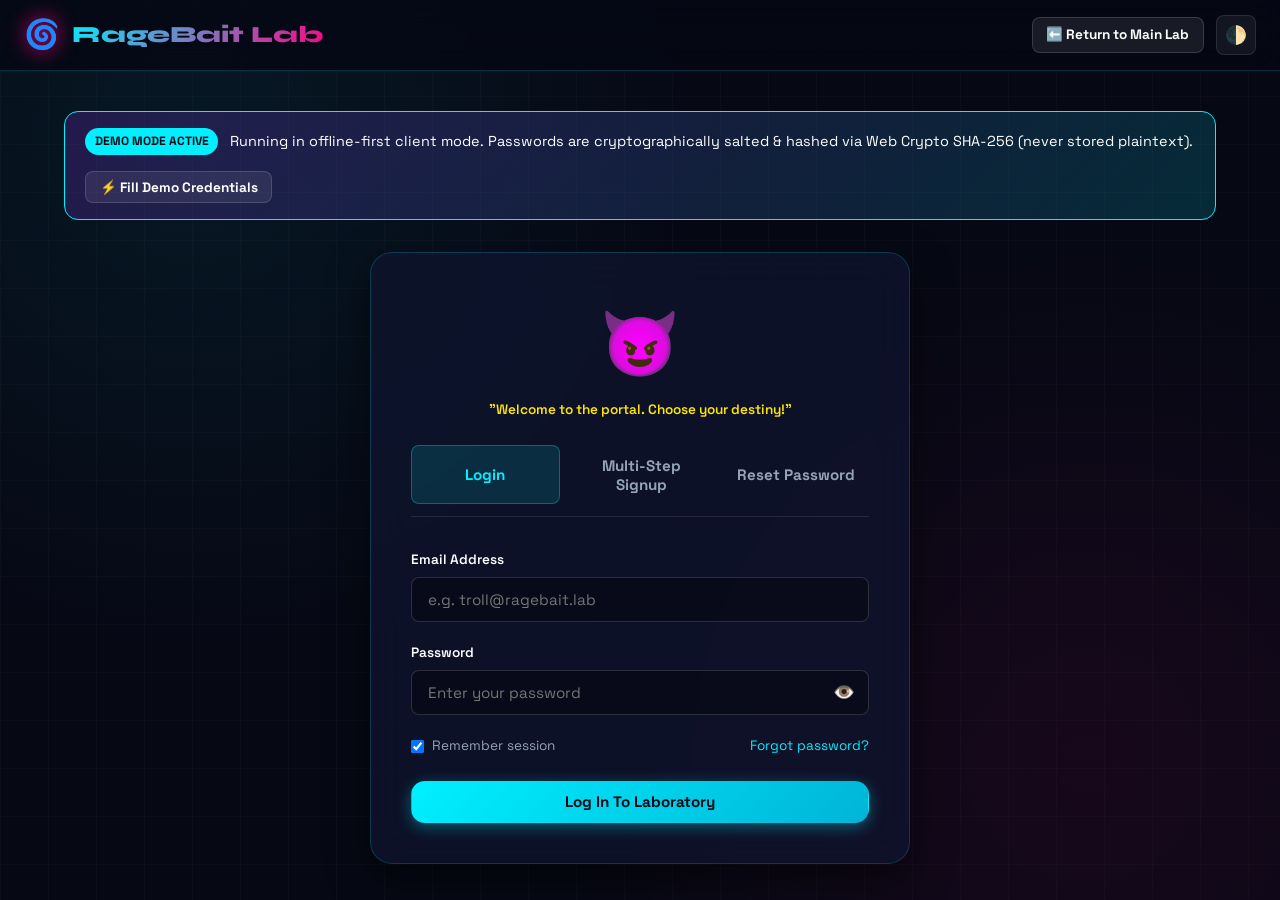
<file: account.html>
<!DOCTYPE html>
<html lang="en" data-theme="dark" data-animation-intensity="unhinged">
<head>
  <meta charset="UTF-8">
  <meta name="viewport" content="width=device-width, initial-scale=1.0">
  <title>Account & Profile — RageBait Lab</title>
  <meta name="description" content="Manage your RageBait Lab credentials, customize your chaos personality, inspect unlocked achievements, and review real-time laboratory telemetry.">
  
  <!-- CSS Stylesheets -->
  <link rel="stylesheet" href="css/style.css">
  <link rel="stylesheet" href="css/account.css">
</head>
<body>

  <!-- Top Sticky Navigation Bar -->
  <header class="navbar" role="banner">
    <div class="nav-container">
      <a href="index.html" class="nav-brand" style="text-decoration: none;">
        <span class="nav-brand-icon" aria-hidden="true">🌀</span>
        <span class="nav-brand-text">RageBait Lab</span>
      </a>

      <!-- Quick Actions -->
      <div class="nav-actions">
        <a href="index.html" class="btn btn-sm btn-secondary">
          ⬅️ Return to Main Lab
        </a>
        <button class="btn btn-sm btn-icon" id="nav-theme-toggle" aria-label="Toggle dark/light theme" title="Toggle theme">
          🌓
        </button>
      </div>
    </div>
  </header>

  <main class="account-page-wrapper" id="main-content">
    
    <!-- Demo Mode Notice Banner -->
    <div class="demo-banner" role="region" aria-label="Demo mode announcement">
      <div class="demo-banner-content">
        <span class="demo-banner-badge">DEMO MODE ACTIVE</span>
        <span class="demo-banner-text">
          Running in offline-first client mode. Passwords are cryptographically salted &amp; hashed via Web Crypto SHA-256 (never stored plaintext).
        </span>
      </div>
      <button class="btn btn-sm btn-secondary" id="fill-demo-creds-btn">
        ⚡ Fill Demo Credentials
      </button>
    </div>

    <!-- ============================================== -->
    <!-- VIEW 1: AUTHENTICATION (LOGGED-OUT STATE)      -->
    <!-- ============================================== -->
    <div id="account-auth-view" class="auth-container-card">
      
      <!-- Reactive Mascot Head -->
      <div class="auth-mascot-head" aria-live="polite">
        <div class="auth-mascot-avatar" id="auth-mascot-avatar" aria-hidden="true">😈</div>
        <div class="auth-mascot-speech" id="auth-mascot-speech">"Welcome to the portal. Choose your destiny!"</div>
      </div>

      <!-- Navigation Tabs: Login / Signup / Recovery -->
      <div class="auth-tabs-row" role="tablist">
        <button class="auth-tab-btn is-active" id="tab-login-btn" role="tab" aria-selected="true" aria-controls="auth-login-panel">
          Login
        </button>
        <button class="auth-tab-btn" id="tab-signup-btn" role="tab" aria-selected="false" aria-controls="auth-signup-panel">
          Multi-Step Signup
        </button>
        <button class="auth-tab-btn" id="tab-recover-btn" role="tab" aria-selected="false" aria-controls="auth-recover-panel">
          Reset Password
        </button>
      </div>

      <!-- Alert Box for Errors & Success -->
      <div id="auth-alert-box" class="auth-alert-box hidden" role="alert"></div>

      <!-- TAB PANEL 1: LOGIN FORM -->
      <div id="auth-login-panel" role="tabpanel" aria-labelledby="tab-login-btn">
        <form id="login-form" novalidate>
          <div class="form-group">
            <label class="form-label" for="login-email">Email Address</label>
            <div class="form-input-wrap">
              <input type="email" id="login-email" class="form-input" placeholder="e.g. troll@ragebait.lab" required autocomplete="email">
            </div>
          </div>

          <div class="form-group">
            <label class="form-label" for="login-password">Password</label>
            <div class="form-input-wrap">
              <input type="password" id="login-password" class="form-input" placeholder="Enter your password" required autocomplete="current-password">
              <button type="button" class="password-toggle-btn" id="login-pw-toggle" aria-label="Toggle password visibility">👁️</button>
            </div>
          </div>

          <div class="form-checkbox-row">
            <label class="checkbox-label">
              <input type="checkbox" id="login-remember-me" checked>
              <span>Remember session</span>
            </label>
            <a href="#" id="forgot-password-link" style="font-size: 0.85rem;">Forgot password?</a>
          </div>

          <button type="submit" class="btn btn-primary" id="login-submit-btn" style="width: 100%;">
            <span id="login-btn-spinner" class="hidden">🌀</span>
            <span id="login-btn-text">Log In To Laboratory</span>
          </button>
        </form>
      </div>

      <!-- TAB PANEL 2: MULTI-STEP SIGNUP WIZARD -->
      <div id="auth-signup-panel" class="hidden" role="tabpanel" aria-labelledby="tab-signup-btn">
        
        <!-- Step Indicators -->
        <div class="wizard-steps-indicator" aria-label="Signup Progress">
          <div class="wizard-step-node is-active" id="node-step-1">
            <div class="wizard-step-circle">1</div>
            <span class="wizard-step-label">Account</span>
          </div>
          <div class="wizard-step-node" id="node-step-2">
            <div class="wizard-step-circle">2</div>
            <span class="wizard-step-label">Personality</span>
          </div>
          <div class="wizard-step-node" id="node-step-3">
            <div class="wizard-step-circle">3</div>
            <span class="wizard-step-label">Preferences</span>
          </div>
          <div class="wizard-step-node" id="node-step-4">
            <div class="wizard-step-circle">4</div>
            <span class="wizard-step-label">Confirm</span>
          </div>
        </div>

        <form id="signup-multi-form" novalidate>
          
          <!-- STEP 1: Account Details -->
          <div class="signup-step-container" id="signup-step-1">
            <div class="form-group">
              <label class="form-label" for="signup-name">Display Name</label>
              <input type="text" id="signup-name" class="form-input" placeholder="e.g. Chaos Connoisseur" required>
            </div>
            <div class="form-group">
              <label class="form-label" for="signup-email">Email Address</label>
              <input type="email" id="signup-email" class="form-input" placeholder="e.g. recruit@ragebait.lab" required>
            </div>
            <div class="form-group">
              <label class="form-label" for="signup-password">Password</label>
              <div class="form-input-wrap">
                <input type="password" id="signup-password" class="form-input" placeholder="Min 8 chars, 1 number, 1 symbol" required>
                <button type="button" class="password-toggle-btn" id="signup-pw-toggle" aria-label="Toggle password visibility">👁️</button>
              </div>
              <div class="password-strength-container">
                <div class="password-strength-track">
                  <div class="password-strength-fill" id="signup-pw-strength-bar"></div>
                </div>
                <div class="password-strength-text" id="signup-pw-strength-text">Password strength: Waiting for input</div>
              </div>
            </div>
            <div class="form-group">
              <label class="form-label" for="signup-confirm-password">Confirm Password</label>
              <input type="password" id="signup-confirm-password" class="form-input" placeholder="Repeat your password" required>
            </div>
            <button type="button" class="btn btn-primary" id="wizard-next-1" style="width: 100%;">
              Next: Select Personality ➡️
            </button>
          </div>

          <!-- STEP 2: Personality -->
          <div class="signup-step-container hidden" id="signup-step-2">
            <div class="form-group">
              <label class="form-label">Choose Your Troll Avatar</label>
              <div class="avatar-selection-grid" id="signup-avatar-grid">
                <!-- Populated dynamically via JS -->
              </div>
            </div>
            <div class="form-group">
              <label class="form-label" for="signup-personality">Chaos Personality Class</label>
              <select id="signup-personality" class="form-input">
                <option value="Agent of Entropy">Agent of Entropy (Default)</option>
                <option value="Keyboard Smasher">Keyboard Smasher</option>
                <option value="Meme Connoisseur">Meme Connoisseur</option>
                <option value="Troll Architect">Troll Architect</option>
                <option value="Pop-up Survivor">Pop-up Survivor</option>
                <option value="Absolute Menace">Absolute Menace</option>
              </select>
            </div>
            <div class="form-group">
              <label class="form-label" for="signup-bio">Troll Manifesto (Bio)</label>
              <textarea id="signup-bio" class="form-input" rows="2" placeholder="Briefly state your relationship with chaos..."></textarea>
            </div>
            <div style="display: flex; gap: 0.75rem;">
              <button type="button" class="btn btn-secondary" id="wizard-prev-2" style="flex: 1;">⬅️ Back</button>
              <button type="button" class="btn btn-primary" id="wizard-next-2" style="flex: 1;">Next: Preferences ➡️</button>
            </div>
          </div>

          <!-- STEP 3: Preferences -->
          <div class="signup-step-container hidden" id="signup-step-3">
            <div class="form-group">
              <label class="checkbox-label">
                <input type="checkbox" id="signup-pref-sound">
                <span>Enable Procedural Sound Synthesis (Default: Off)</span>
              </label>
            </div>
            <div class="form-group">
              <label class="form-label" for="signup-pref-intensity">Animation &amp; Screen FX Intensity</label>
              <select id="signup-pref-intensity" class="form-input">
                <option value="chill">Chill (Reduced visual tremor)</option>
                <option value="unhinged" selected>Unhinged (Standard lab chaos)</option>
                <option value="full-menace">Full Menace (Maximum explosions)</option>
              </select>
            </div>
            <div class="form-group">
              <label class="form-label" for="signup-pref-theme">Visual Theme Palette</label>
              <select id="signup-pref-theme" class="form-input">
                <option value="dark" selected>Dark Cyberpunk (Default)</option>
                <option value="light">Crisp Light Mode</option>
              </select>
            </div>
            <div style="display: flex; gap: 0.75rem;">
              <button type="button" class="btn btn-secondary" id="wizard-prev-3" style="flex: 1;">⬅️ Back</button>
              <button type="button" class="btn btn-primary" id="wizard-next-3" style="flex: 1;">Review &amp; Confirm ➡️</button>
            </div>
          </div>

          <!-- STEP 4: Confirmation -->
          <div class="signup-step-container hidden" id="signup-step-4">
            <div style="background: rgba(0,0,0,0.3); padding: 1.25rem; border-radius: var(--radius-md); margin-bottom: 1.5rem; font-size: 0.9rem; line-height: 1.8;">
              <div><strong>Name:</strong> <span id="summary-name" class="text-warning"></span></div>
              <div><strong>Email:</strong> <span id="summary-email" class="text-warning"></span></div>
              <div><strong>Avatar:</strong> <span id="summary-avatar" style="font-size: 1.3rem;"></span></div>
              <div><strong>Personality:</strong> <span id="summary-personality" class="text-warning"></span></div>
            </div>
            <div style="display: flex; gap: 0.75rem;">
              <button type="button" class="btn btn-secondary" id="wizard-prev-4" style="flex: 1;">⬅️ Back</button>
              <button type="submit" class="btn btn-primary" id="signup-submit-btn" style="flex: 1;">
                Complete Registration 🚀
              </button>
            </div>
          </div>

        </form>
      </div>

      <!-- TAB PANEL 3: PASSWORD RECOVERY -->
      <div id="auth-recover-panel" class="hidden" role="tabpanel" aria-labelledby="tab-recover-btn">
        <form id="recover-form" novalidate>
          <p style="font-size: 0.88rem; color: var(--text-secondary); margin-bottom: 1.25rem;">
            Enter the registered email associated with your laboratory clearance.
          </p>
          <div class="form-group">
            <label class="form-label" for="recover-email">Email Address</label>
            <input type="email" id="recover-email" class="form-input" placeholder="e.g. troll@ragebait.lab" required>
          </div>
          <button type="submit" class="btn btn-primary" style="width: 100%;">
            Dispatched Simulated Reset Link ✉️
          </button>
        </form>
      </div>

    </div>

    <!-- ============================================== -->
    <!-- VIEW 2: PROFILE DASHBOARD (LOGGED-IN STATE)    -->
    <!-- ============================================== -->
    <div id="account-profile-view" class="profile-dashboard hidden">
      
      <!-- Profile Header Card -->
      <div class="profile-header-card">
        <div class="profile-identity">
          <div class="profile-avatar-large" id="profile-avatar-display">😈</div>
          <div class="profile-details">
            <div class="profile-name-row">
              <h1 class="profile-display-name" id="profile-name-display">Lord of Chaos</h1>
              <span class="badge" id="profile-class-display" style="background: rgba(0,240,255,0.15); color: var(--accent-cyan); font-weight: 700; padding: 0.25rem 0.65rem; border-radius: var(--radius-full); font-size: 0.8rem;">Agent of Entropy</span>
            </div>
            <div class="profile-username" id="profile-username-display">@trollmaster_99</div>
            <p class="profile-bio" id="profile-bio-display">Professional button avoider and chaos connoisseur.</p>
          </div>
        </div>

        <div style="display: flex; flex-direction: column; align-items: flex-end; gap: 1rem;">
          <div class="profile-completion-box">
            <div class="profile-completion-label">
              <span>Profile Integrity:</span>
              <span id="profile-completion-text" class="text-warning">100% Completed</span>
            </div>
            <div class="volume-meter-track">
              <div class="volume-meter-fill" id="profile-completion-bar" style="width: 100%;"></div>
            </div>
          </div>
          <div style="display: flex; gap: 0.75rem;">
            <button class="btn btn-sm btn-secondary" id="open-edit-profile-btn">
              ✏️ Edit Profile
            </button>
            <button class="btn btn-sm btn-danger" id="logout-btn">
              Logout 🚪
            </button>
          </div>
        </div>
      </div>

      <!-- Real Telemetry Statistics Grid -->
      <div class="profile-stats-grid">
        <div class="profile-stat-card">
          <div class="profile-stat-icon">🔥</div>
          <div class="profile-stat-value" id="stat-chaos-score">0</div>
          <div class="profile-stat-label">Chaos Score</div>
        </div>
        <div class="profile-stat-card">
          <div class="profile-stat-icon">⚡</div>
          <div class="profile-stat-value" id="stat-interactions">0</div>
          <div class="profile-stat-label">Total Clicks</div>
        </div>
        <div class="profile-stat-card">
          <div class="profile-stat-icon">🧪</div>
          <div class="profile-stat-value" id="stat-features">0 / 30</div>
          <div class="profile-stat-label">Features Explored</div>
        </div>
        <div class="profile-stat-card">
          <div class="profile-stat-icon">🏆</div>
          <div class="profile-stat-value" id="stat-achievements">0 / 14</div>
          <div class="profile-stat-label">Trophies Unlocked</div>
        </div>
        <div class="profile-stat-card">
          <div class="profile-stat-icon">⏱️</div>
          <div class="profile-stat-value" id="stat-reaction-time">Unranked</div>
          <div class="profile-stat-label">Reflex Record</div>
        </div>
        <div class="profile-stat-card">
          <div class="profile-stat-icon">🕵️</div>
          <div class="profile-stat-value" id="stat-secrets">0 / 6</div>
          <div class="profile-stat-label">Secrets Discovered</div>
        </div>
      </div>

      <!-- Main Profile 2-Column Content -->
      <div class="profile-main-grid">
        
        <!-- Left: Full Trophy Case -->
        <div class="profile-section-card">
          <h2 class="profile-card-title">
            <span>🏆</span>
            <span>Unlocked Trophies &amp; Milestones</span>
          </h2>
          <div id="profile-trophy-showcase"></div>
        </div>

        <!-- Right: Activities & Preferences -->
        <div style="display: flex; flex-direction: column; gap: 2rem;">
          
          <!-- Activity Feed -->
          <div class="profile-section-card">
            <h2 class="profile-card-title">
              <span>📜</span>
              <span>Recent Activity Feed</span>
            </h2>
            <ul class="activity-feed-list" id="profile-activity-list"></ul>
          </div>

          <!-- Preferences Controller -->
          <div class="profile-section-card">
            <h2 class="profile-card-title">
              <span>⚙️</span>
              <span>Preferences &amp; Sensory Tuning</span>
            </h2>
            <div class="preferences-grid">
              <div class="pref-row">
                <div class="pref-label-wrap">
                  <span class="pref-title">Sound Effects Synthesis</span>
                  <span class="pref-sub">Procedural Web Audio meme sounds</span>
                </div>
                <input type="checkbox" id="pref-sound-toggle">
              </div>

              <div class="pref-row">
                <div class="pref-label-wrap">
                  <span class="pref-title">Master Audio Gain</span>
                  <span class="pref-sub">Output synthesizer gain</span>
                </div>
                <input type="range" class="custom-range" id="pref-volume-slider" min="0" max="1" step="0.05" style="width: 120px;">
              </div>

              <div class="pref-row">
                <div class="pref-label-wrap">
                  <span class="pref-title">Chaos Intensity</span>
                  <span class="pref-sub">Affects animations &amp; particle density</span>
                </div>
                <select id="pref-anim-intensity" class="text-input" style="width: 140px;">
                  <option value="chill">Chill</option>
                  <option value="unhinged">Unhinged</option>
                  <option value="full-menace">Full Menace</option>
                </select>
              </div>

              <div class="pref-row">
                <div class="pref-label-wrap">
                  <span class="pref-title">Color Palette</span>
                  <span class="pref-sub">Theme selection</span>
                </div>
                <select id="pref-theme-select" class="text-input" style="width: 140px;">
                  <option value="dark">Dark Cyberpunk</option>
                  <option value="light">Crisp Light</option>
                </select>
              </div>
            </div>
          </div>

          <!-- Shareable Profile Badge -->
          <div class="profile-section-card">
            <h2 class="profile-card-title">
              <span>📣</span>
              <span>Shareable Profile Card</span>
            </h2>
            <p style="font-size: 0.85rem; color: var(--text-secondary); margin-bottom: 1rem;">
              Broadcast your chaos rating and verified trophy collection to friends.
            </p>
            <button class="btn btn-primary" id="copy-profile-summary-btn" style="width: 100%;">
              Copy Profile Card Summary 📋
            </button>
          </div>

          <!-- Danger Zone -->
          <div class="profile-section-card" style="border-color: rgba(255,0,60,0.3);">
            <h2 class="profile-card-title text-danger">
              <span>⚠️</span>
              <span>Laboratory Danger Zone</span>
            </h2>
            <p style="font-size: 0.85rem; color: var(--text-secondary); margin-bottom: 1rem;">
              Wipe all recorded chaos points, trophies, and telemetry data. This action cannot be reversed.
            </p>
            <button class="btn btn-danger" id="reset-progress-btn" style="width: 100%;">
              Purge All Progress &amp; Telemetry
            </button>
          </div>

        </div>

      </div>

    </div>

  </main>

  <!-- MODAL: EDIT PROFILE -->
  <div class="rbl-modal-backdrop" id="edit-profile-modal" role="dialog" aria-modal="true" aria-labelledby="edit-profile-title">
    <div class="rbl-modal-card">
      <div class="modal-header">
        <h3 id="edit-profile-title">Edit Troll Identity</h3>
        <button class="btn btn-sm btn-icon" id="close-edit-modal-btn" aria-label="Close dialog">&times;</button>
      </div>
      <form id="edit-profile-form">
        <div class="modal-body">
          <div class="form-group">
            <label class="form-label" for="edit-display-name">Display Name</label>
            <input type="text" id="edit-display-name" class="form-input" required>
          </div>
          <div class="form-group">
            <label class="form-label" for="edit-username">Username</label>
            <input type="text" id="edit-username" class="form-input" required>
          </div>
          <div class="form-group">
            <label class="form-label">Avatar</label>
            <div class="avatar-selection-grid" id="edit-avatar-grid"></div>
          </div>
          <div class="form-group">
            <label class="form-label" for="edit-personality-class">Chaos Class</label>
            <select id="edit-personality-class" class="form-input">
              <option value="Agent of Entropy">Agent of Entropy</option>
              <option value="Keyboard Smasher">Keyboard Smasher</option>
              <option value="Meme Connoisseur">Meme Connoisseur</option>
              <option value="Troll Architect">Troll Architect</option>
              <option value="Pop-up Survivor">Pop-up Survivor</option>
              <option value="Absolute Menace">Absolute Menace</option>
            </select>
          </div>
          <div class="form-group">
            <label class="form-label" for="edit-bio">Bio</label>
            <textarea id="edit-bio" class="form-input" rows="2"></textarea>
          </div>
        </div>
        <div class="modal-footer">
          <button type="button" class="btn btn-secondary" id="reset-edit-btn">Reset</button>
          <button type="button" class="btn btn-secondary" id="cancel-edit-btn">Cancel</button>
          <button type="submit" class="btn btn-primary">Save Changes</button>
        </div>
      </form>
    </div>
  </div>

  <!-- Scripts -->
  <script src="js/storage.js"></script>
  <script src="js/audio.js"></script>
  <script src="js/achievements.js"></script>
  <script src="js/auth.js"></script>
  <script src="js/profile.js"></script>
  <script src="js/app.js"></script>

  <!-- Inline Auth Page Controller (for seamless single-page switching & wizard) -->
  <script>
    document.addEventListener('DOMContentLoaded', () => {
      const authMascotAvatar = document.getElementById('auth-mascot-avatar');
      const authMascotSpeech = document.getElementById('auth-mascot-speech');
      const alertBox = document.getElementById('auth-alert-box');

      const showAlert = (msg, isError = true) => {
        alertBox.textContent = msg;
        alertBox.className = `auth-alert-box ${isError ? 'is-error' : 'is-success'}`;
        alertBox.classList.remove('hidden');
      };

      const hideAlert = () => {
        alertBox.classList.add('hidden');
      };

      // TAB SWITCHING
      const tabLogin = document.getElementById('tab-login-btn');
      const tabSignup = document.getElementById('tab-signup-btn');
      const tabRecover = document.getElementById('tab-recover-btn');
      const panelLogin = document.getElementById('auth-login-panel');
      const panelSignup = document.getElementById('auth-signup-panel');
      const panelRecover = document.getElementById('auth-recover-panel');

      const switchAuthTab = (activeTab) => {
        hideAlert();
        [tabLogin, tabSignup, tabRecover].forEach(t => {
          t.classList.remove('is-active');
          t.setAttribute('aria-selected', 'false');
        });
        [panelLogin, panelSignup, panelRecover].forEach(p => p.classList.add('hidden'));

        if (activeTab === 'login') {
          tabLogin.classList.add('is-active');
          tabLogin.setAttribute('aria-selected', 'true');
          panelLogin.classList.remove('hidden');
          authMascotAvatar.textContent = '😈';
          authMascotSpeech.textContent = '"Back for more chaos? Prove your clearance!"';
        } else if (activeTab === 'signup') {
          tabSignup.classList.add('is-active');
          tabSignup.setAttribute('aria-selected', 'true');
          panelSignup.classList.remove('hidden');
          authMascotAvatar.textContent = '🤡';
          authMascotSpeech.textContent = '"A fresh recruit! Let us forge your menace credentials."';
        } else if (activeTab === 'recover') {
          tabRecover.classList.add('is-active');
          tabRecover.setAttribute('aria-selected', 'true');
          panelRecover.classList.remove('hidden');
          authMascotAvatar.textContent = '🤔';
          authMascotSpeech.textContent = '"Did you let the chaos wipe your memory?"';
        }
      };

      tabLogin.onclick = () => switchAuthTab('login');
      tabSignup.onclick = () => switchAuthTab('signup');
      tabRecover.onclick = () => switchAuthTab('recover');

      document.getElementById('forgot-password-link').onclick = (e) => {
        e.preventDefault();
        switchAuthTab('recover');
      };

      // QUICK FILL DEMO CREDENTIALS
      const fillDemoBtn = document.getElementById('fill-demo-creds-btn');
      if (fillDemoBtn) {
        fillDemoBtn.onclick = () => {
          switchAuthTab('login');
          document.getElementById('login-email').value = 'troll@ragebait.lab';
          document.getElementById('login-password').value = 'Password123!';
          showAlert('Pre-filled demo credentials: troll@ragebait.lab / Password123!', false);
          window.RBLAudio.playPop();
        };
      }

      // MASCOT REACTS TO PASSWORD FOCUS
      const loginPw = document.getElementById('login-password');
      const loginPwToggle = document.getElementById('login-pw-toggle');

      if (loginPw) {
        loginPw.addEventListener('focus', () => {
          authMascotAvatar.textContent = '🙈';
          authMascotSpeech.textContent = '"I promise I am looking away... definitely not peeking."';
        });
        loginPw.addEventListener('blur', () => {
          authMascotAvatar.textContent = '😈';
          authMascotSpeech.textContent = '"Enter at your own risk!"';
        });
      }

      if (loginPwToggle) {
        loginPwToggle.onclick = () => {
          const isPass = loginPw.type === 'password';
          loginPw.type = isPass ? 'text' : 'password';
          loginPwToggle.textContent = isPass ? '🔒' : '👁️';
          authMascotAvatar.textContent = isPass ? '👀' : '🙈';
          authMascotSpeech.textContent = isPass ? '"WHOA! Exposed plaintext! Shield your eyes!"' : '"Hidden safely in shadows."';
          window.RBLAudio.playPop();
        };
      }

      // LOGIN SUBMISSION
      const loginForm = document.getElementById('login-form');
      loginForm.onsubmit = async (e) => {
        e.preventDefault();
        hideAlert();
        const email = document.getElementById('login-email').value;
        const pass = document.getElementById('login-password').value;
        const rem = document.getElementById('login-remember-me').checked;

        const btnSpinner = document.getElementById('login-btn-spinner');
        const btnText = document.getElementById('login-btn-text');
        btnSpinner.classList.remove('hidden');
        btnText.textContent = 'Authenticating...';

        try {
          await window.RBLAuth.login(email, pass, rem);
          window.RBLAudio.playVictory();
          window.RBLProfile.render();
        } catch (err) {
          window.RBLAudio.playBuzzer();
          showAlert(err.message, true);
        } finally {
          btnSpinner.classList.add('hidden');
          btnText.textContent = 'Log In To Laboratory';
        }
      };

      // MULTI-STEP SIGNUP LOGIC
      let signupStep = 1;
      let selectedAvatar = '😈';

      const renderSignupAvatars = () => {
        const grid = document.getElementById('signup-avatar-grid');
        grid.innerHTML = ['😈', '🤡', '🤖', '👾', '🔥', '💀', '🗿', '🐱‍👤', '👀', '🧙‍♂️'].map(av => `
          <button type="button" class="avatar-option-btn ${av === selectedAvatar ? 'is-selected' : ''}" data-avatar="${av}">
            ${av}
          </button>
        `).join('');

        grid.querySelectorAll('.avatar-option-btn').forEach(btn => {
          btn.onclick = () => {
            selectedAvatar = btn.getAttribute('data-avatar');
            renderSignupAvatars();
          };
        });
      };
      renderSignupAvatars();

      // PASSWORD STRENGTH CHECKER
      const signupPw = document.getElementById('signup-password');
      const signupPwBar = document.getElementById('signup-pw-strength-bar');
      const signupPwText = document.getElementById('signup-pw-strength-text');

      signupPw.addEventListener('input', () => {
        const val = signupPw.value;
        const check = AuthUtils.validatePassword(val);
        signupPwBar.style.width = `${check.score}%`;
        signupPwBar.style.backgroundColor = check.score < 40 ? '#ff4d6d' : (check.score < 70 ? '#ffe600' : '#00ff66');
        signupPwText.textContent = `Strength: ${check.label} (${check.score}%)`;
      });

      const goToStep = (step) => {
        hideAlert();
        for (let i = 1; i <= 4; i++) {
          const container = document.getElementById(`signup-step-${i}`);
          const node = document.getElementById(`node-step-${i}`);
          if (i === step) {
            container.classList.remove('hidden');
            node.classList.add('is-active');
          } else {
            container.classList.add('hidden');
            node.classList.remove('is-active');
            if (i < step) node.classList.add('is-complete');
            else node.classList.remove('is-complete');
          }
        }
        signupStep = step;
        window.RBLAudio.playPop();
      };

      document.getElementById('wizard-next-1').onclick = () => {
        const name = document.getElementById('signup-name').value;
        const email = document.getElementById('signup-email').value;
        const pass = document.getElementById('signup-password').value;
        const confirm = document.getElementById('signup-confirm-password').value;

        if (!name || name.trim().length < 2) return showAlert('Display name must be at least 2 characters.');
        if (!AuthUtils.validateEmail(email)) return showAlert('Enter a valid email address.');
        if (!AuthUtils.validatePassword(pass).isValid) return showAlert('Password must be at least 8 characters and include at least one number.');
        if (pass !== confirm) return showAlert('Passwords do not match.');

        goToStep(2);
      };

      document.getElementById('wizard-prev-2').onclick = () => goToStep(1);
      document.getElementById('wizard-next-2').onclick = () => goToStep(3);
      document.getElementById('wizard-prev-3').onclick = () => goToStep(2);
      document.getElementById('wizard-next-3').onclick = () => {
        // Populate summary
        document.getElementById('summary-name').textContent = document.getElementById('signup-name').value;
        document.getElementById('summary-email').textContent = document.getElementById('signup-email').value;
        document.getElementById('summary-avatar').textContent = selectedAvatar;
        document.getElementById('summary-personality').textContent = document.getElementById('signup-personality').value;
        goToStep(4);
      };
      document.getElementById('wizard-prev-4').onclick = () => goToStep(3);

      // SIGNUP FINAL SUBMIT
      const signupForm = document.getElementById('signup-multi-form');
      signupForm.onsubmit = async (e) => {
        e.preventDefault();
        hideAlert();
        const data = {
          displayName: document.getElementById('signup-name').value,
          email: document.getElementById('signup-email').value,
          password: document.getElementById('signup-password').value,
          avatar: selectedAvatar,
          personality: document.getElementById('signup-personality').value,
          bio: document.getElementById('signup-bio').value
        };

        const submitBtn = document.getElementById('signup-submit-btn');
        submitBtn.disabled = true;
        submitBtn.textContent = 'Creating Account...';

        try {
          await window.RBLAuth.signup(data);
          // Apply initial preferences
          window.RBLStorage.savePreferences({
            soundEnabled: document.getElementById('signup-pref-sound').checked,
            animationIntensity: document.getElementById('signup-pref-intensity').value,
            theme: document.getElementById('signup-pref-theme').value
          });
          window.RBLAudio.playVictory();
          window.RBLProfile.render();
        } catch (err) {
          window.RBLAudio.playBuzzer();
          showAlert(err.message, true);
        } finally {
          submitBtn.disabled = false;
          submitBtn.textContent = 'Complete Registration 🚀';
        }
      };

      // PASSWORD RECOVERY
      const recoverForm = document.getElementById('recover-form');
      recoverForm.onsubmit = async (e) => {
        e.preventDefault();
        hideAlert();
        const email = document.getElementById('recover-email').value;
        try {
          const res = await window.RBLAuth.recoverPassword(email);
          showAlert(res.message, false);
          window.RBLAudio.playVictory();
        } catch (err) {
          window.RBLAudio.playBuzzer();
          showAlert(err.message, true);
        }
      };

      // LOGOUT
      const logoutBtn = document.getElementById('logout-btn');
      if (logoutBtn) {
        logoutBtn.onclick = () => {
          window.RBLAuth.logout();
          window.RBLAudio.playPop();
          window.RBLProfile.render();
        };
      }

      // RESET ALL PROGRESS
      const resetBtn = document.getElementById('reset-progress-btn');
      if (resetBtn) {
        resetBtn.onclick = () => {
          if (confirm('Are you sure you want to completely erase all laboratory statistics, trophies, and telemetry?')) {
            window.RBLStorage.resetAllProgress();
            window.RBLAudio.playVineBoom();
            window.RBLProfile.render();
            alert('All progress has been reset to zero!');
          }
        };
      }

      // COPY PROFILE CARD SUMMARY
      const copyCardBtn = document.getElementById('copy-profile-summary-btn');
      if (copyCardBtn) {
        copyCardBtn.onclick = () => {
          const user = window.RBLAuth.getCurrentUser();
          const stats = window.RBLStorage.getStats();
          const unlocked = window.RBLStorage.getUnlockedAchievements();
          const text = `🪪 RAGEBAIT LAB - AGENT CREDENTIALS
Agent: ${user.displayName} (@${user.username}) ${user.avatar}
Class: ${user.personality}
Chaos Score: ${stats.chaosScore}
Trophies: ${unlocked.length} / 14
Features Tested: ${stats.featuresUsed.length} / 30
Status: ACTIVE DIGITAL MENACE`;

          navigator.clipboard.writeText(text).then(() => {
            copyCardBtn.textContent = 'Card Copied to Clipboard! 📋';
            setTimeout(() => copyCardBtn.textContent = 'Copy Profile Card Summary 📋', 2000);
          });
        };
      }

      // INITIAL RENDER
      window.RBLProfile.render();
    });
  </script>
</body>
</html>
</file>
<file: css/account.css>
/**
 * RageBait Lab - Account & Profile Stylesheet
 * Styling for login, multi-step signup, and the profile dashboard on account.html.
 */

.account-page-wrapper {
  max-width: 1200px;
  margin: 2.5rem auto 5rem;
  padding: 0 1.5rem;
}

/* Back to Home Link */
.back-home-bar {
  display: flex;
  align-items: center;
  justify-content: space-between;
  margin-bottom: 2rem;
}

.back-link {
  display: inline-flex;
  align-items: center;
  gap: 0.5rem;
  font-weight: 700;
  font-size: 0.95rem;
  padding: 0.5rem 1rem;
  border-radius: var(--radius-sm);
  background: rgba(255, 255, 255, 0.05);
  border: 1px solid rgba(255, 255, 255, 0.1);
  color: var(--text-primary);
}

.back-link:hover {
  border-color: var(--accent-cyan);
  background: rgba(0, 240, 255, 0.1);
  color: var(--accent-cyan);
}

/* Demo Notice Banner */
.demo-banner {
  background: linear-gradient(135deg, rgba(121, 40, 202, 0.25), rgba(0, 240, 255, 0.15));
  border: 1px solid var(--accent-cyan);
  border-radius: var(--radius-md);
  padding: 1rem 1.25rem;
  margin-bottom: 2rem;
  display: flex;
  align-items: center;
  justify-content: space-between;
  gap: 1rem;
  flex-wrap: wrap;
}

.demo-banner-content {
  display: flex;
  align-items: center;
  gap: 0.75rem;
}

.demo-banner-badge {
  background: var(--accent-cyan);
  color: #060814;
  font-size: 0.75rem;
  font-weight: 800;
  padding: 0.25rem 0.6rem;
  border-radius: var(--radius-full);
}

.demo-banner-text {
  font-size: 0.9rem;
  color: var(--text-primary);
}

/* AUTHENTICATION VIEW */
.auth-container-card {
  max-width: 540px;
  margin: 0 auto;
  background: var(--bg-card);
  backdrop-filter: blur(20px);
  border: 1px solid var(--border-color);
  border-radius: var(--radius-lg);
  padding: 2.5rem;
  box-shadow: 0 15px 40px rgba(0, 0, 0, 0.5);
  position: relative;
}

/* Form Reactive Mascot */
.auth-mascot-head {
  display: flex;
  flex-direction: column;
  align-items: center;
  margin-bottom: 1.5rem;
}

.auth-mascot-avatar {
  font-size: 4rem;
  transition: transform 0.2s cubic-bezier(0.175, 0.885, 0.32, 1.275);
}

.auth-mascot-speech {
  font-size: 0.85rem;
  color: var(--accent-yellow);
  font-weight: 600;
  margin-top: 0.25rem;
}

/* Auth Navigation Tabs */
.auth-tabs-row {
  display: flex;
  gap: 0.5rem;
  margin-bottom: 2rem;
  border-bottom: 1px solid rgba(255, 255, 255, 0.1);
  padding-bottom: 0.75rem;
}

.auth-tab-btn {
  flex: 1;
  padding: 0.65rem;
  border-radius: var(--radius-sm);
  background: transparent;
  border: none;
  color: var(--text-secondary);
  font-family: var(--font-body);
  font-weight: 700;
  font-size: 0.95rem;
  cursor: pointer;
  transition: all var(--transition-fast);
}

.auth-tab-btn.is-active {
  background: rgba(0, 240, 255, 0.12);
  color: var(--accent-cyan);
  border: 1px solid rgba(0, 240, 255, 0.3);
}

/* Form Controls */
.form-group {
  margin-bottom: 1.25rem;
}

.form-label {
  display: block;
  font-size: 0.85rem;
  font-weight: 600;
  color: var(--text-primary);
  margin-bottom: 0.4rem;
}

.form-input-wrap {
  position: relative;
  display: flex;
  align-items: center;
}

.form-input {
  width: 100%;
  padding: 0.75rem 1rem;
  background: rgba(0, 0, 0, 0.35);
  border: 1px solid rgba(255, 255, 255, 0.15);
  border-radius: var(--radius-sm);
  color: #fff;
  font-family: var(--font-body);
  font-size: 0.95rem;
  transition: all var(--transition-fast);
}

.form-input:focus {
  outline: none;
  border-color: var(--accent-cyan);
  box-shadow: 0 0 12px rgba(0, 240, 255, 0.25);
}

.password-toggle-btn {
  position: absolute;
  right: 10px;
  background: transparent;
  border: none;
  color: var(--text-secondary);
  cursor: pointer;
  font-size: 1.1rem;
  padding: 4px;
}

.form-checkbox-row {
  display: flex;
  align-items: center;
  justify-content: space-between;
  margin-bottom: 1.5rem;
  font-size: 0.85rem;
}

.checkbox-label {
  display: flex;
  align-items: center;
  gap: 0.5rem;
  cursor: pointer;
  color: var(--text-secondary);
}

/* Password Strength Indicator */
.password-strength-container {
  margin-top: 0.5rem;
}

.password-strength-track {
  height: 6px;
  background: rgba(255, 255, 255, 0.1);
  border-radius: var(--radius-full);
  overflow: hidden;
  margin-bottom: 0.25rem;
}

.password-strength-fill {
  height: 100%;
  width: 0%;
  transition: width 0.3s ease, background 0.3s ease;
}

.password-strength-text {
  font-size: 0.75rem;
  color: var(--text-muted);
}

/* Multi-Step Wizard */
.wizard-steps-indicator {
  display: flex;
  justify-content: space-between;
  margin-bottom: 2rem;
  position: relative;
}

.wizard-steps-indicator::before {
  content: '';
  position: absolute;
  top: 14px;
  left: 20px;
  right: 20px;
  height: 2px;
  background: rgba(255, 255, 255, 0.1);
  z-index: 1;
}

.wizard-step-node {
  position: relative;
  z-index: 2;
  display: flex;
  flex-direction: column;
  align-items: center;
  gap: 0.35rem;
}

.wizard-step-circle {
  width: 30px;
  height: 30px;
  border-radius: 50%;
  background: var(--bg-secondary);
  border: 2px solid rgba(255, 255, 255, 0.2);
  display: flex;
  align-items: center;
  justify-content: center;
  font-size: 0.8rem;
  font-weight: 700;
  color: var(--text-muted);
  transition: all var(--transition-fast);
}

.wizard-step-node.is-active .wizard-step-circle {
  background: var(--accent-cyan);
  border-color: var(--accent-cyan);
  color: #060814;
  box-shadow: 0 0 10px rgba(0, 240, 255, 0.5);
}

.wizard-step-node.is-complete .wizard-step-circle {
  background: var(--accent-green);
  border-color: var(--accent-green);
  color: #060814;
}

.wizard-step-label {
  font-size: 0.75rem;
  font-weight: 600;
  color: var(--text-muted);
}

.wizard-step-node.is-active .wizard-step-label {
  color: var(--accent-cyan);
}

/* Avatar Grid */
.avatar-selection-grid {
  display: grid;
  grid-template-columns: repeat(5, 1fr);
  gap: 0.5rem;
  margin-bottom: 1.5rem;
}

.avatar-option-btn {
  aspect-ratio: 1;
  background: rgba(255, 255, 255, 0.05);
  border: 1px solid rgba(255, 255, 255, 0.1);
  border-radius: var(--radius-sm);
  font-size: 1.8rem;
  cursor: pointer;
  display: flex;
  align-items: center;
  justify-content: center;
  transition: all var(--transition-fast);
}

.avatar-option-btn:hover {
  background: rgba(0, 240, 255, 0.15);
  border-color: var(--accent-cyan);
}

.avatar-option-btn.is-selected {
  background: rgba(255, 0, 127, 0.2);
  border-color: var(--accent-pink);
  transform: scale(1.08);
  box-shadow: 0 0 12px rgba(255, 0, 127, 0.4);
}

/* Alert Boxes */
.auth-alert-box {
  padding: 0.75rem 1rem;
  border-radius: var(--radius-sm);
  font-size: 0.85rem;
  margin-bottom: 1.25rem;
}

.auth-alert-box.is-error {
  background: rgba(255, 0, 60, 0.15);
  border: 1px solid rgba(255, 0, 60, 0.4);
  color: #ff4d6d;
}

.auth-alert-box.is-success {
  background: rgba(0, 255, 102, 0.15);
  border: 1px solid rgba(0, 255, 102, 0.4);
  color: var(--accent-green);
}

/* PROFILE VIEW */
.profile-dashboard {
  display: flex;
  flex-direction: column;
  gap: 2rem;
}

/* Profile Header Card */
.profile-header-card {
  background: var(--bg-card);
  backdrop-filter: blur(16px);
  border: 1px solid var(--border-color);
  border-radius: var(--radius-lg);
  padding: 2.25rem;
  display: flex;
  align-items: center;
  justify-content: space-between;
  gap: 2rem;
  flex-wrap: wrap;
}

.profile-identity {
  display: flex;
  align-items: center;
  gap: 1.5rem;
}

.profile-avatar-large {
  width: 90px;
  height: 90px;
  border-radius: 50%;
  background: radial-gradient(circle, rgba(121, 40, 202, 0.4), rgba(6, 8, 20, 0.9));
  border: 2px solid var(--accent-pink);
  display: flex;
  align-items: center;
  justify-content: center;
  font-size: 3.5rem;
  box-shadow: 0 0 25px rgba(255, 0, 127, 0.3);
}

.profile-details {
  display: flex;
  flex-direction: column;
  gap: 0.35rem;
}

.profile-name-row {
  display: flex;
  align-items: center;
  gap: 0.75rem;
}

.profile-display-name {
  font-size: 1.8rem;
  font-weight: 800;
}

.profile-username {
  font-size: 0.95rem;
  color: var(--accent-cyan);
  font-family: var(--font-mono);
}

.profile-bio {
  font-size: 0.95rem;
  color: var(--text-secondary);
  max-width: 480px;
}

.profile-completion-box {
  width: 220px;
}

.profile-completion-label {
  display: flex;
  justify-content: space-between;
  font-size: 0.8rem;
  margin-bottom: 0.4rem;
  color: var(--text-secondary);
}

/* Profile Stats Grid */
.profile-stats-grid {
  display: grid;
  grid-template-columns: repeat(auto-fit, minmax(180px, 1fr));
  gap: 1.25rem;
}

.profile-stat-card {
  background: var(--bg-card);
  backdrop-filter: blur(12px);
  border: 1px solid rgba(255, 255, 255, 0.08);
  border-radius: var(--radius-md);
  padding: 1.25rem;
  text-align: center;
  transition: transform var(--transition-fast);
}

.profile-stat-card:hover {
  transform: translateY(-3px);
  border-color: var(--accent-cyan);
}

.profile-stat-icon {
  font-size: 1.8rem;
  margin-bottom: 0.5rem;
}

.profile-stat-value {
  font-family: var(--font-mono);
  font-size: 1.7rem;
  font-weight: 800;
  color: var(--accent-yellow);
}

.profile-stat-label {
  font-size: 0.8rem;
  color: var(--text-secondary);
  text-transform: uppercase;
  letter-spacing: 0.05em;
  margin-top: 0.25rem;
}

/* Profile 2-Column Section */
.profile-main-grid {
  display: grid;
  grid-template-columns: 1.3fr 0.7fr;
  gap: 2rem;
}

.profile-section-card {
  background: var(--bg-card);
  backdrop-filter: blur(16px);
  border: 1px solid var(--border-color);
  border-radius: var(--radius-lg);
  padding: 2rem;
}

.profile-card-title {
  font-size: 1.3rem;
  margin-bottom: 1.25rem;
  display: flex;
  align-items: center;
  gap: 0.5rem;
}

/* Activity Feed */
.activity-feed-list {
  list-style: none;
  display: flex;
  flex-direction: column;
  gap: 0.75rem;
}

.activity-item {
  display: flex;
  align-items: center;
  gap: 0.75rem;
  padding: 0.75rem;
  border-radius: var(--radius-sm);
  background: rgba(255, 255, 255, 0.03);
  border-left: 3px solid var(--accent-cyan);
  font-size: 0.88rem;
}

.activity-item.activity-type-auth {
  border-left-color: var(--accent-pink);
}

.activity-item.activity-type-reset {
  border-left-color: #ff4d4d;
}

.activity-time {
  font-family: var(--font-mono);
  font-size: 0.75rem;
  color: var(--text-muted);
}

.activity-text {
  color: var(--text-primary);
}

/* Preferences Form Grid */
.preferences-grid {
  display: flex;
  flex-direction: column;
  gap: 1.25rem;
}

.pref-row {
  display: flex;
  align-items: center;
  justify-content: space-between;
  padding: 0.75rem 0;
  border-bottom: 1px solid rgba(255, 255, 255, 0.06);
}

.pref-label-wrap {
  display: flex;
  flex-direction: column;
}

.pref-title {
  font-size: 0.95rem;
  font-weight: 600;
  color: var(--text-primary);
}

.pref-sub {
  font-size: 0.8rem;
  color: var(--text-secondary);
}

/* Responsive adjustments */
@media (max-width: 860px) {
  .profile-main-grid {
    grid-template-columns: 1fr;
  }
  .profile-header-card {
    flex-direction: column;
    text-align: center;
  }
  .profile-identity {
    flex-direction: column;
  }
}
</file>
<file: css/style.css>
/**
 * RageBait Lab - Master Stylesheet
 * Cyber-chaos theme, modern glassmorphic architecture, responsive layouts, rich animations.
 */

@import url('https://fonts.googleapis.com/css2?family=JetBrains+Mono:wght@400;600;700&family=Space+Grotesk:wght@400;600;700;800&family=Syne:wght@700;800&display=swap');

:root {
  /* Color Tokens - Dark (Default) */
  --bg-primary: #060814;
  --bg-secondary: #0c1026;
  --bg-card: rgba(16, 22, 48, 0.72);
  --bg-card-hover: rgba(24, 32, 68, 0.85);
  --border-color: rgba(0, 240, 255, 0.18);
  --border-glow: rgba(0, 240, 255, 0.4);

  --accent-cyan: #00f0ff;
  --accent-pink: #ff007f;
  --accent-yellow: #ffe600;
  --accent-green: #00ff66;
  --accent-purple: #7928ca;
  --accent-orange: #ff6600;

  --text-primary: #ffffff;
  --text-secondary: #94a3b8;
  --text-muted: #64748b;

  --shadow-sm: 0 4px 12px rgba(0, 0, 0, 0.4);
  --shadow-glow-cyan: 0 0 20px rgba(0, 240, 255, 0.35);
  --shadow-glow-pink: 0 0 20px rgba(255, 0, 127, 0.35);

  --font-heading: 'Syne', -apple-system, BlinkMacSystemFont, sans-serif;
  --font-body: 'Space Grotesk', -apple-system, BlinkMacSystemFont, sans-serif;
  --font-mono: 'JetBrains Mono', monospace;

  --radius-sm: 8px;
  --radius-md: 14px;
  --radius-lg: 22px;
  --radius-full: 9999px;
  --transition-fast: 0.2s cubic-bezier(0.16, 1, 0.3, 1);
  --transition-smooth: 0.35s cubic-bezier(0.16, 1, 0.3, 1);
}

[data-theme="light"] {
  --bg-primary: #f4f6fb;
  --bg-secondary: #eaeff8;
  --bg-card: rgba(255, 255, 255, 0.88);
  --bg-card-hover: rgba(255, 255, 255, 0.98);
  --border-color: rgba(121, 40, 202, 0.18);
  --border-glow: rgba(255, 0, 127, 0.25);

  --text-primary: #0a0e27;
  --text-secondary: #475569;
  --text-muted: #64748b;

  --shadow-sm: 0 4px 20px rgba(0, 0, 0, 0.08);
}

/* Cursed Mode Override */
body.cursed-mode {
  filter: hue-rotate(160deg) contrast(1.15) saturate(1.8) !important;
  font-family: 'Comic Sans MS', 'Chalkboard SE', cursive, sans-serif !important;
  animation: cursed-jitter 0.2s infinite;
}

@keyframes cursed-jitter {
  0% { transform: translate(0, 0); }
  50% { transform: translate(1px, -1px); }
  100% { transform: translate(-1px, 1px); }
}

/* Super Saiyan Konami Glow */
body.super-saiyan-glow {
  box-shadow: inset 0 0 100px #ffe600, 0 0 80px #ffe600 !important;
  animation: saiyan-pulse 0.4s infinite alternate;
}

@keyframes saiyan-pulse {
  from { filter: brightness(1.2) drop-shadow(0 0 20px #ffe600); }
  to { filter: brightness(1.6) drop-shadow(0 0 50px #ff007f); }
}

/* Disco Party Mode */
body.disco-party-mode {
  animation: disco-strobe 0.25s infinite;
}

@keyframes disco-strobe {
  0% { background-color: #ff007f; }
  25% { background-color: #00f0ff; }
  50% { background-color: #ffe600; }
  75% { background-color: #7928ca; }
  100% { background-color: #00ff66; }
}

/* Nuclear Tremor */
body.screen-tremor {
  animation: screen-shake 0.08s infinite;
}

@keyframes screen-shake {
  0% { transform: translate(3px, 1px) rotate(0deg); }
  25% { transform: translate(-2px, -3px) rotate(-0.5deg); }
  50% { transform: translate(-4px, 0px) rotate(0.5deg); }
  75% { transform: translate(3px, 2px) rotate(0deg); }
  100% { transform: translate(1px, -2px) rotate(-0.5deg); }
}

/* Base Resets */
*, *::before, *::after {
  box-sizing: border-box;
  margin: 0;
  padding: 0;
}

html {
  scroll-behavior: smooth;
  font-size: 16px;
}

body {
  background-color: var(--bg-primary);
  color: var(--text-primary);
  font-family: var(--font-body);
  line-height: 1.6;
  min-height: 100vh;
  position: relative;
  overflow-x: hidden;
  background-image: 
    radial-gradient(circle at 15% 15%, rgba(0, 240, 255, 0.07) 0%, transparent 40%),
    radial-gradient(circle at 85% 85%, rgba(255, 0, 127, 0.07) 0%, transparent 40%),
    linear-gradient(rgba(255, 255, 255, 0.02) 1px, transparent 1px),
    linear-gradient(90deg, rgba(255, 255, 255, 0.02) 1px, transparent 1px);
  background-size: 100% 100%, 100% 100%, 48px 48px, 48px 48px;
}

/* Typography */
h1, h2, h3, h4, h5, h6 {
  font-family: var(--font-heading);
  line-height: 1.15;
  color: var(--text-primary);
  letter-spacing: -0.02em;
}

p {
  color: var(--text-secondary);
}

a {
  color: var(--accent-cyan);
  text-decoration: none;
  transition: color var(--transition-fast);
}

a:hover {
  color: var(--accent-pink);
}

/* Global Canvas for Confetti */
#global-confetti-canvas {
  position: fixed;
  top: 0;
  left: 0;
  width: 100%;
  height: 100%;
  pointer-events: none;
  z-index: 9999;
}

/* Theatrical Curtain Flash */
#theatrical-curtain {
  position: fixed;
  inset: 0;
  background: #000;
  opacity: 0;
  pointer-events: none;
  z-index: 9998;
  transition: opacity 0.2s ease-out;
}

#theatrical-curtain.theatrical-flash {
  opacity: 0.95;
}

/* Panic Overlay */
#chaos-panic-overlay {
  position: fixed;
  inset: 0;
  background: radial-gradient(circle, rgba(255, 0, 60, 0.8) 0%, rgba(20, 0, 5, 0.95) 100%);
  z-index: 9990;
  display: flex;
  flex-direction: column;
  align-items: center;
  justify-content: center;
  opacity: 0;
  pointer-events: none;
  transition: opacity 0.3s ease;
}

#chaos-panic-overlay.is-active {
  opacity: 1;
  pointer-events: auto;
}

.panic-content {
  text-align: center;
  animation: pulse-panic 0.5s infinite alternate;
}

@keyframes pulse-panic {
  from { transform: scale(0.96); }
  to { transform: scale(1.04); }
}

.panic-title {
  font-size: 3.5rem;
  color: #ffe600;
  text-shadow: 0 0 30px #ff003c;
  margin-bottom: 1rem;
}

.panic-subtitle {
  font-size: 1.4rem;
  color: #ffffff;
  margin-bottom: 2rem;
}

/* Navigation Bar */
.navbar {
  position: sticky;
  top: 0;
  width: 100%;
  z-index: 1000;
  backdrop-filter: blur(18px);
  -webkit-backdrop-filter: blur(18px);
  background: rgba(6, 8, 20, 0.82);
  border-bottom: 1px solid var(--border-color);
  transition: background var(--transition-fast);
}

[data-theme="light"] .navbar {
  background: rgba(244, 246, 251, 0.88);
}

.nav-container {
  max-width: 1380px;
  margin: 0 auto;
  padding: 0.75rem 1.5rem;
  display: flex;
  align-items: center;
  justify-content: space-between;
}

.nav-brand {
  display: flex;
  align-items: center;
  gap: 0.75rem;
  font-family: var(--font-heading);
  font-size: 1.45rem;
  font-weight: 800;
  color: var(--text-primary);
  cursor: pointer;
  user-select: none;
}

.nav-brand-icon {
  font-size: 1.8rem;
  filter: drop-shadow(0 0 10px var(--accent-pink));
  animation: spin-slow 12s linear infinite;
}

@keyframes spin-slow {
  to { transform: rotate(360deg); }
}

.nav-brand-text {
  background: linear-gradient(135deg, var(--accent-cyan), var(--accent-pink));
  -webkit-background-clip: text;
  -webkit-text-fill-color: transparent;
}

.nav-hud {
  display: flex;
  align-items: center;
  gap: 1.25rem;
}

.hud-item {
  display: flex;
  align-items: center;
  gap: 0.4rem;
  background: rgba(255, 255, 255, 0.05);
  padding: 0.35rem 0.85rem;
  border-radius: var(--radius-full);
  border: 1px solid rgba(255, 255, 255, 0.08);
  font-size: 0.85rem;
  font-weight: 600;
}

.hud-icon {
  font-size: 1rem;
}

.hud-label {
  color: var(--text-secondary);
}

.hud-value {
  color: var(--accent-yellow);
  font-family: var(--font-mono);
  font-weight: 700;
}

.nav-actions {
  display: flex;
  align-items: center;
  gap: 0.75rem;
}

/* Buttons */
.btn {
  display: inline-flex;
  align-items: center;
  justify-content: center;
  gap: 0.5rem;
  padding: 0.65rem 1.25rem;
  border-radius: var(--radius-md);
  font-family: var(--font-body);
  font-weight: 700;
  font-size: 0.95rem;
  cursor: pointer;
  border: 1px solid transparent;
  transition: all var(--transition-fast);
  text-decoration: none;
  user-select: none;
}

.btn-primary {
  background: linear-gradient(135deg, var(--accent-cyan), #00b4d8);
  color: #060814;
  box-shadow: 0 4px 15px rgba(0, 240, 255, 0.35);
}

.btn-primary:hover {
  transform: translateY(-2px);
  box-shadow: 0 6px 22px rgba(0, 240, 255, 0.5);
  color: #060814;
}

.btn-secondary {
  background: rgba(255, 255, 255, 0.08);
  color: var(--text-primary);
  border-color: rgba(255, 255, 255, 0.15);
}

.btn-secondary:hover {
  background: rgba(255, 255, 255, 0.14);
  color: var(--text-primary);
  border-color: var(--accent-cyan);
}

.btn-danger {
  background: linear-gradient(135deg, var(--accent-pink), #e6005c);
  color: #fff;
  box-shadow: 0 4px 15px rgba(255, 0, 127, 0.35);
}

.btn-danger:hover {
  transform: translateY(-2px);
  box-shadow: 0 6px 22px rgba(255, 0, 127, 0.5);
}

.btn-sm {
  padding: 0.4rem 0.85rem;
  font-size: 0.85rem;
  border-radius: var(--radius-sm);
}

.btn-icon {
  padding: 0.5rem;
  border-radius: var(--radius-sm);
  background: rgba(255, 255, 255, 0.06);
  border: 1px solid rgba(255, 255, 255, 0.1);
  color: var(--text-primary);
  cursor: pointer;
  font-size: 1.1rem;
  transition: all var(--transition-fast);
}

.btn-icon:hover {
  border-color: var(--accent-cyan);
  background: rgba(0, 240, 255, 0.1);
}

.nav-account-btn {
  background: linear-gradient(135deg, rgba(121, 40, 202, 0.4), rgba(255, 0, 127, 0.4));
  border: 1px solid rgba(255, 0, 127, 0.35);
  color: var(--text-primary);
}

.nav-account-btn:hover {
  border-color: var(--accent-pink);
  box-shadow: 0 0 15px rgba(255, 0, 127, 0.4);
}

/* Mobile Nav Hamburger */
.nav-hamburger-btn {
  display: none;
  background: transparent;
  border: none;
  color: var(--text-primary);
  font-size: 1.6rem;
  cursor: pointer;
}

.nav-mobile-drawer {
  display: none;
  background: var(--bg-secondary);
  border-bottom: 1px solid var(--border-color);
  padding: 1rem 1.5rem;
}

.nav-mobile-drawer.is-open {
  display: flex;
  flex-direction: column;
  gap: 1rem;
}

/* HERO SECTION */
.hero-section {
  position: relative;
  padding: 5rem 1.5rem 3.5rem;
  max-width: 1380px;
  margin: 0 auto;
  display: grid;
  grid-template-columns: 1.2fr 0.8fr;
  align-items: center;
  gap: 3rem;
  overflow: hidden;
}

.hero-content {
  position: relative;
  z-index: 2;
}

.hero-pill {
  display: inline-flex;
  align-items: center;
  gap: 0.5rem;
  padding: 0.4rem 1rem;
  border-radius: var(--radius-full);
  background: rgba(255, 0, 127, 0.12);
  border: 1px solid rgba(255, 0, 127, 0.35);
  color: var(--accent-pink);
  font-size: 0.85rem;
  font-weight: 700;
  text-transform: uppercase;
  letter-spacing: 0.05em;
  margin-bottom: 1.5rem;
}

.hero-title {
  font-size: clamp(2.5rem, 6vw, 4.2rem);
  font-weight: 800;
  margin-bottom: 1.25rem;
  line-height: 1.05;
}

.gradient-text {
  background: linear-gradient(135deg, var(--accent-cyan) 0%, var(--accent-pink) 50%, var(--accent-yellow) 100%);
  -webkit-background-clip: text;
  -webkit-text-fill-color: transparent;
  display: inline-block;
}

.hero-description {
  font-size: 1.2rem;
  color: var(--text-secondary);
  margin-bottom: 2rem;
  max-width: 600px;
}

.hero-cta-group {
  display: flex;
  flex-wrap: wrap;
  gap: 1rem;
  margin-bottom: 2.5rem;
}

.hero-chaos-selector {
  background: var(--bg-card);
  backdrop-filter: blur(12px);
  border: 1px solid var(--border-color);
  padding: 1.25rem;
  border-radius: var(--radius-md);
  max-width: 480px;
}

.selector-header {
  display: flex;
  align-items: center;
  justify-content: space-between;
  margin-bottom: 0.75rem;
}

.selector-title {
  font-size: 0.95rem;
  font-weight: 700;
  color: var(--text-primary);
}

.chaos-radio-group {
  display: grid;
  grid-template-columns: repeat(3, 1fr);
  gap: 0.5rem;
}

.chaos-radio-label {
  display: flex;
  align-items: center;
  justify-content: center;
  gap: 0.4rem;
  padding: 0.6rem;
  border-radius: var(--radius-sm);
  background: rgba(255, 255, 255, 0.05);
  border: 1px solid rgba(255, 255, 255, 0.1);
  font-size: 0.85rem;
  font-weight: 600;
  cursor: pointer;
  transition: all var(--transition-fast);
}

.chaos-radio-label input {
  display: none;
}

.chaos-radio-label:has(input:checked) {
  background: linear-gradient(135deg, rgba(0, 240, 255, 0.2), rgba(255, 0, 127, 0.2));
  border-color: var(--accent-cyan);
  color: #fff;
  box-shadow: 0 0 12px rgba(0, 240, 255, 0.3);
}

/* Hero Mascot Stage */
.hero-mascot-stage {
  position: relative;
  display: flex;
  flex-direction: column;
  align-items: center;
  justify-content: center;
}

.mascot-avatar-card {
  position: relative;
  width: 280px;
  height: 280px;
  border-radius: 50%;
  background: radial-gradient(circle, rgba(121, 40, 202, 0.25) 0%, rgba(6, 8, 20, 0.8) 70%);
  border: 2px solid var(--border-color);
  box-shadow: 0 0 50px rgba(0, 240, 255, 0.2);
  display: flex;
  align-items: center;
  justify-content: center;
  animation: float-hero 5s ease-in-out infinite;
}

@keyframes float-hero {
  0%, 100% { transform: translateY(0); }
  50% { transform: translateY(-16px); }
}

.mascot-face-container {
  display: flex;
  flex-direction: column;
  align-items: center;
  gap: 1rem;
}

.mascot-eyes {
  display: flex;
  gap: 1.5rem;
}

.mascot-eye {
  width: 44px;
  height: 44px;
  background: #fff;
  border-radius: 50%;
  position: relative;
  box-shadow: 0 4px 10px rgba(0,0,0,0.5);
  overflow: hidden;
}

.mascot-pupil {
  width: 20px;
  height: 20px;
  background: #060814;
  border-radius: 50%;
  position: absolute;
  top: 12px;
  left: 12px;
  transition: transform 0.05s linear;
}

.mascot-mouth {
  font-size: 3rem;
  line-height: 1;
}

.mascot-speech-bubble {
  margin-top: 1.5rem;
  background: var(--bg-card);
  backdrop-filter: blur(12px);
  border: 1px solid var(--border-color);
  padding: 0.75rem 1.25rem;
  border-radius: var(--radius-md);
  font-size: 0.95rem;
  font-weight: 600;
  color: var(--accent-yellow);
  text-align: center;
  box-shadow: var(--shadow-sm);
  max-width: 300px;
}

/* SECTION STRUCTURE */
.section {
  padding: 4.5rem 1.5rem;
  max-width: 1380px;
  margin: 0 auto;
}

.section-header {
  text-align: center;
  margin-bottom: 3.5rem;
}

.section-tag {
  display: inline-block;
  padding: 0.35rem 0.85rem;
  background: rgba(0, 240, 255, 0.1);
  border: 1px solid rgba(0, 240, 255, 0.3);
  color: var(--accent-cyan);
  border-radius: var(--radius-full);
  font-size: 0.8rem;
  font-weight: 700;
  text-transform: uppercase;
  letter-spacing: 0.05em;
  margin-bottom: 0.75rem;
}

.section-title {
  font-size: clamp(2rem, 4vw, 2.8rem);
  margin-bottom: 0.75rem;
}

.section-subtitle {
  font-size: 1.1rem;
  color: var(--text-secondary);
  max-width: 650px;
  margin: 0 auto;
}

/* LAB FEATURES GRID */
.features-grid {
  display: grid;
  grid-template-columns: repeat(auto-fill, minmax(360px, 1fr));
  gap: 1.75rem;
}

.feature-card {
  position: relative;
  background: var(--bg-card);
  backdrop-filter: blur(16px);
  -webkit-backdrop-filter: blur(16px);
  border: 1px solid var(--border-color);
  border-radius: var(--radius-lg);
  padding: 1.75rem;
  display: flex;
  flex-direction: column;
  justify-content: space-between;
  transition: transform var(--transition-smooth), border-color var(--transition-smooth), box-shadow var(--transition-smooth);
  box-shadow: var(--shadow-sm);
  overflow: hidden;
}

.feature-card:hover {
  transform: translateY(-4px);
  border-color: var(--border-glow);
  box-shadow: 0 12px 30px rgba(0, 240, 255, 0.12);
}

.feature-card-glow {
  position: absolute;
  top: 0;
  left: 0;
  width: 100%;
  height: 3px;
  background: linear-gradient(90deg, var(--accent-cyan), var(--accent-pink));
}

.card-top {
  display: flex;
  align-items: center;
  justify-content: space-between;
  margin-bottom: 1rem;
}

.feature-badge {
  font-size: 0.75rem;
  font-weight: 700;
  text-transform: uppercase;
  padding: 0.25rem 0.6rem;
  border-radius: var(--radius-full);
  background: rgba(255, 255, 255, 0.08);
  color: var(--accent-cyan);
}

.feature-number {
  font-family: var(--font-mono);
  font-size: 0.85rem;
  font-weight: 700;
  color: var(--text-muted);
}

.feature-title {
  font-size: 1.35rem;
  margin-bottom: 0.5rem;
  color: var(--text-primary);
}

.feature-desc {
  font-size: 0.95rem;
  color: var(--text-secondary);
  margin-bottom: 1.5rem;
}

.feature-interactive-area {
  margin-top: auto;
  padding-top: 1rem;
  border-top: 1px solid rgba(255, 255, 255, 0.06);
}

/* Feature 1: Volume Slider */
.volume-control-box {
  display: flex;
  flex-direction: column;
  gap: 0.75rem;
}

.volume-meter-track {
  height: 8px;
  background: rgba(255, 255, 255, 0.1);
  border-radius: var(--radius-full);
  overflow: hidden;
}

.volume-meter-fill {
  height: 100%;
  background: linear-gradient(90deg, var(--accent-cyan), var(--accent-yellow), var(--accent-pink));
  width: 70%;
  transition: width 0.1s linear;
}

.custom-range {
  width: 100%;
  accent-color: var(--accent-cyan);
  cursor: pointer;
}

/* Feature 2: Coward Button Arena */
.coward-arena {
  position: relative;
  height: 180px;
  background: rgba(0, 0, 0, 0.25);
  border: 1px dashed rgba(255, 255, 255, 0.15);
  border-radius: var(--radius-md);
  display: flex;
  align-items: center;
  justify-content: center;
  overflow: hidden;
}

.coward-status-msg {
  position: absolute;
  bottom: 8px;
  font-size: 0.85rem;
  font-weight: 600;
  color: var(--accent-yellow);
}

/* Feature 6: Gravity Playground */
.gravity-playground {
  position: relative;
  height: 190px;
  background: rgba(0, 0, 0, 0.25);
  border: 1px dashed rgba(255, 255, 255, 0.15);
  border-radius: var(--radius-md);
  padding: 1rem;
  overflow: hidden;
}

.gravity-items-row {
  display: flex;
  gap: 0.75rem;
  justify-content: space-around;
}

.gravity-item {
  padding: 0.5rem 0.9rem;
  background: rgba(255, 255, 255, 0.08);
  border: 1px solid rgba(255, 255, 255, 0.15);
  border-radius: var(--radius-sm);
  font-size: 0.85rem;
  font-weight: 600;
  user-select: none;
}

/* Feature 8: Glitch Text */
.glitch-control-box {
  display: flex;
  flex-direction: column;
  gap: 0.75rem;
}

.text-input {
  width: 100%;
  padding: 0.65rem 1rem;
  border-radius: var(--radius-sm);
  background: rgba(0, 0, 0, 0.3);
  border: 1px solid rgba(255, 255, 255, 0.15);
  color: #fff;
  font-family: var(--font-body);
}

.text-input:focus {
  outline: none;
  border-color: var(--accent-cyan);
  box-shadow: 0 0 10px rgba(0, 240, 255, 0.3);
}

.glitch-display-box {
  min-height: 50px;
  padding: 0.75rem;
  background: rgba(0, 0, 0, 0.4);
  border-radius: var(--radius-sm);
  font-family: var(--font-mono);
  font-size: 0.95rem;
  word-break: break-all;
  color: var(--accent-green);
}

/* Feature 11: Lying Toggle */
.toggle-wrapper {
  display: flex;
  flex-direction: column;
  align-items: center;
  gap: 0.75rem;
}

.lying-switch {
  position: relative;
  display: inline-block;
  width: 64px;
  height: 36px;
}

.lying-switch input {
  opacity: 0;
  width: 0;
  height: 0;
}

.switch-slider {
  position: absolute;
  cursor: pointer;
  inset: 0;
  background-color: rgba(255, 255, 255, 0.15);
  transition: 0.3s;
  border-radius: 36px;
  border: 1px solid rgba(255, 255, 255, 0.2);
}

.switch-slider:before {
  position: absolute;
  content: "";
  height: 26px;
  width: 26px;
  left: 4px;
  bottom: 4px;
  background-color: white;
  transition: 0.3s;
  border-radius: 50%;
}

.lying-switch input:checked + .switch-slider {
  background-color: var(--accent-pink);
}

.lying-switch input:checked + .switch-slider:before {
  transform: translateX(28px);
}

/* Feature 12: Infinite Loading Bar */
.infinite-loading-box {
  display: flex;
  flex-direction: column;
  gap: 0.75rem;
}

.progress-track {
  height: 14px;
  background: rgba(255, 255, 255, 0.1);
  border-radius: var(--radius-full);
  overflow: hidden;
  position: relative;
}

.progress-fill {
  height: 100%;
  background: linear-gradient(90deg, var(--accent-cyan), var(--accent-pink));
  width: 0%;
  transition: width 0.2s ease;
}

/* Feature 14: Fake Terminal */
.terminal-window {
  background: #02040a;
  border: 1px solid #1a223f;
  border-radius: var(--radius-md);
  padding: 0.75rem;
  font-family: var(--font-mono);
}

.terminal-logs {
  height: 130px;
  overflow-y: auto;
  font-size: 0.8rem;
  display: flex;
  flex-direction: column;
  gap: 0.35rem;
}

.terminal-line.line-cmd { color: var(--accent-cyan); font-weight: 700; }
.terminal-line.line-info { color: var(--text-secondary); }
.terminal-line.line-success { color: var(--accent-green); }
.terminal-line.line-warn { color: var(--accent-yellow); }
.terminal-line.line-error { color: var(--accent-pink); }

.terminal-input-row {
  display: flex;
  gap: 0.5rem;
  margin-top: 0.5rem;
}

.terminal-input {
  flex: 1;
  background: transparent;
  border: 1px solid rgba(255, 255, 255, 0.15);
  border-radius: var(--radius-sm);
  padding: 0.35rem 0.65rem;
  color: var(--accent-cyan);
  font-family: var(--font-mono);
  font-size: 0.85rem;
}

/* Feature 15: Aura Meter */
.aura-display-box {
  text-align: center;
  padding: 1rem;
  background: rgba(0, 0, 0, 0.3);
  border-radius: var(--radius-md);
}

.aura-value {
  font-family: var(--font-mono);
  font-size: 2.2rem;
  font-weight: 800;
  color: var(--accent-yellow);
}

.aura-rank {
  font-size: 1.1rem;
  font-weight: 700;
  color: var(--accent-cyan);
  margin-top: 0.25rem;
}

/* Feature 21: Soundboard */
.soundboard-grid {
  display: grid;
  grid-template-columns: repeat(3, 1fr);
  gap: 0.5rem;
}

.soundboard-pad {
  display: flex;
  flex-direction: column;
  align-items: center;
  gap: 0.25rem;
  padding: 0.85rem 0.5rem;
  background: rgba(255, 255, 255, 0.05);
  border: 1px solid rgba(255, 255, 255, 0.1);
  border-radius: var(--radius-sm);
  color: var(--text-primary);
  cursor: pointer;
  font-size: 0.8rem;
  font-weight: 600;
  transition: all var(--transition-fast);
}

.soundboard-pad:hover {
  background: rgba(0, 240, 255, 0.12);
  border-color: var(--accent-cyan);
}

.soundboard-pad.pad-pulse {
  transform: scale(0.94);
  background: var(--accent-pink);
  color: #fff;
}

.sound-pad-icon {
  font-size: 1.4rem;
}

/* Feature 22: Reaction Game */
.reaction-arena {
  height: 140px;
  border-radius: var(--radius-md);
  display: flex;
  flex-direction: column;
  align-items: center;
  justify-content: center;
  gap: 0.5rem;
  cursor: pointer;
  transition: background var(--transition-fast);
  user-select: none;
}

.reaction-arena.state-idle {
  background: rgba(255, 255, 255, 0.05);
  border: 1px dashed rgba(255, 255, 255, 0.2);
}

.reaction-arena.state-waiting {
  background: #b91c1c;
  color: #fff;
}

.reaction-arena.state-ready {
  background: #15803d;
  color: #fff;
  animation: pulse-green 0.2s infinite alternate;
}

@keyframes pulse-green {
  from { filter: brightness(1); }
  to { filter: brightness(1.3); }
}

.reaction-arena.state-early {
  background: #7f1d1d;
  color: #fff;
}

.reaction-arena.state-success {
  background: rgba(0, 240, 255, 0.2);
  border: 1px solid var(--accent-cyan);
}

/* Feature 23: Lucky Wheel */
.wheel-container {
  display: flex;
  flex-direction: column;
  align-items: center;
  gap: 1rem;
}

.wheel-canvas-wrap {
  position: relative;
  width: 220px;
  height: 220px;
}

.wheel-pointer {
  position: absolute;
  top: -10px;
  left: 50%;
  transform: translateX(-50%);
  width: 0;
  height: 0;
  border-left: 10px solid transparent;
  border-right: 10px solid transparent;
  border-top: 18px solid var(--accent-pink);
  z-index: 10;
}

/* Feature 25: Sound Reaction Visualizer */
.sound-eq-container {
  display: flex;
  align-items: flex-end;
  justify-content: center;
  gap: 6px;
  height: 60px;
  background: rgba(0, 0, 0, 0.2);
  border-radius: var(--radius-md);
  padding: 0.5rem;
}

.sound-eq-bar {
  width: 8px;
  height: 15%;
  background: linear-gradient(180deg, var(--accent-pink), var(--accent-cyan));
  border-radius: 4px;
  transition: height 0.15s ease-out;
}

/* Feature 27: Mini Chaos Challenge Arena */
.challenge-arena {
  position: relative;
  height: 160px;
  background: rgba(0, 0, 0, 0.35);
  border: 1px dashed rgba(255, 255, 255, 0.18);
  border-radius: var(--radius-md);
  overflow: hidden;
}

.challenge-target {
  position: absolute;
  font-size: 2rem;
  cursor: pointer;
  user-select: none;
  animation: pop-target 0.3s cubic-bezier(0.175, 0.885, 0.32, 1.275);
}

@keyframes pop-target {
  from { transform: scale(0); }
  to { transform: scale(1); }
}

.challenge-game-over {
  position: absolute;
  inset: 0;
  display: flex;
  align-items: center;
  justify-content: center;
  font-size: 1.1rem;
  font-weight: 700;
  color: var(--accent-yellow);
  background: rgba(0, 0, 0, 0.7);
}

/* Feature 29: Final Chaos Button Hazard */
.hazard-box {
  border: 2px solid #ffcc00;
  background: repeating-linear-gradient(
    45deg,
    rgba(255, 204, 0, 0.05),
    rgba(255, 204, 0, 0.05) 10px,
    rgba(0, 0, 0, 0.3) 10px,
    rgba(0, 0, 0, 0.3) 20px
  );
  border-radius: var(--radius-md);
  padding: 1.5rem;
  text-align: center;
}

/* TROPHY & ACHIEVEMENTS SHOWCASE */
.trophy-summary-bar {
  display: flex;
  flex-direction: column;
  gap: 0.75rem;
  margin-bottom: 2rem;
  background: var(--bg-card);
  border: 1px solid var(--border-color);
  padding: 1.25rem 1.75rem;
  border-radius: var(--radius-md);
}

.trophy-count-pill {
  display: flex;
  align-items: center;
  gap: 0.5rem;
  font-size: 1.1rem;
}

.trophy-progress-track {
  height: 10px;
  background: rgba(255, 255, 255, 0.1);
  border-radius: var(--radius-full);
  overflow: hidden;
}

.trophy-progress-fill {
  height: 100%;
  background: linear-gradient(90deg, var(--accent-cyan), var(--accent-yellow), var(--accent-pink));
  transition: width 0.5s ease;
}

.trophy-grid {
  display: grid;
  grid-template-columns: repeat(auto-fill, minmax(300px, 1fr));
  gap: 1.25rem;
}

.trophy-card {
  display: flex;
  gap: 1.25rem;
  background: var(--bg-card);
  backdrop-filter: blur(12px);
  border: 1px solid rgba(255, 255, 255, 0.1);
  border-radius: var(--radius-md);
  padding: 1.25rem;
  transition: all var(--transition-fast);
}

.trophy-card.is-unlocked {
  border-color: rgba(0, 240, 255, 0.4);
  box-shadow: 0 4px 20px rgba(0, 240, 255, 0.15);
}

.trophy-card.is-locked {
  opacity: 0.5;
  filter: grayscale(0.8);
}

.trophy-icon-wrap {
  display: flex;
  flex-direction: column;
  align-items: center;
  gap: 0.5rem;
}

.trophy-icon {
  font-size: 2.2rem;
}

.trophy-status-badge {
  font-size: 0.65rem;
  font-weight: 800;
  padding: 0.15rem 0.5rem;
  border-radius: var(--radius-full);
  background: rgba(0, 255, 102, 0.15);
  color: var(--accent-green);
  border: 1px solid rgba(0, 255, 102, 0.3);
}

.trophy-status-badge.locked {
  background: rgba(255, 255, 255, 0.05);
  color: var(--text-muted);
  border-color: rgba(255, 255, 255, 0.1);
}

.trophy-info {
  flex: 1;
}

.trophy-header-row {
  display: flex;
  align-items: center;
  justify-content: space-between;
  margin-bottom: 0.35rem;
}

.trophy-title {
  font-size: 1.05rem;
}

.trophy-pts {
  font-size: 0.8rem;
  font-family: var(--font-mono);
  color: var(--accent-yellow);
  font-weight: 700;
}

.trophy-desc {
  font-size: 0.85rem;
  color: var(--text-secondary);
  margin-bottom: 0.5rem;
}

.trophy-cat-tag {
  display: inline-block;
  font-size: 0.7rem;
  font-weight: 700;
  text-transform: uppercase;
  color: var(--accent-purple);
}

/* TOAST NOTIFICATION SYSTEM */
.rbl-toast-container {
  position: fixed;
  bottom: 24px;
  right: 24px;
  z-index: 10000;
  display: flex;
  flex-direction: column;
  gap: 12px;
  pointer-events: none;
}

.rbl-achievement-toast {
  pointer-events: auto;
  position: relative;
  background: rgba(12, 16, 38, 0.95);
  backdrop-filter: blur(16px);
  border: 1px solid var(--accent-cyan);
  box-shadow: 0 10px 30px rgba(0, 0, 0, 0.6), 0 0 25px rgba(0, 240, 255, 0.3);
  border-radius: var(--radius-md);
  padding: 1.25rem 1.5rem;
  display: flex;
  align-items: center;
  gap: 1rem;
  min-width: 320px;
  max-width: 420px;
  animation: toast-enter 0.4s cubic-bezier(0.175, 0.885, 0.32, 1.275);
  overflow: hidden;
}

.rbl-achievement-toast.toast-exit {
  animation: toast-exit 0.3s forwards ease-in;
}

@keyframes toast-enter {
  from { transform: translateX(100px) scale(0.9); opacity: 0; }
  to { transform: translateX(0) scale(1); opacity: 1; }
}

@keyframes toast-exit {
  to { transform: translateX(120px) scale(0.8); opacity: 0; }
}

.toast-icon-badge {
  font-size: 2.2rem;
}

.toast-content {
  flex: 1;
}

.toast-tag {
  font-size: 0.7rem;
  font-weight: 800;
  letter-spacing: 0.05em;
  color: var(--accent-cyan);
  display: block;
}

.toast-title {
  font-size: 1.05rem;
  color: #fff;
  margin: 0.15rem 0;
}

.toast-desc {
  font-size: 0.8rem;
  color: var(--text-secondary);
}

.toast-points {
  font-size: 0.75rem;
  font-family: var(--font-mono);
  color: var(--accent-yellow);
  font-weight: 700;
}

.toast-close-btn {
  background: transparent;
  border: none;
  color: var(--text-secondary);
  font-size: 1.4rem;
  cursor: pointer;
  padding: 0 0.25rem;
}

/* MODALS */
.rbl-modal-backdrop {
  position: fixed;
  inset: 0;
  background: rgba(3, 5, 12, 0.85);
  backdrop-filter: blur(12px);
  z-index: 9995;
  display: flex;
  align-items: center;
  justify-content: center;
  padding: 1.5rem;
  opacity: 0;
  pointer-events: none;
  transition: opacity 0.25s ease;
}

.rbl-modal-backdrop.is-open {
  opacity: 1;
  pointer-events: auto;
}

.rbl-modal-card {
  background: var(--bg-secondary);
  border: 1px solid var(--border-color);
  box-shadow: 0 20px 60px rgba(0, 0, 0, 0.7);
  border-radius: var(--radius-lg);
  width: 100%;
  max-width: 580px;
  overflow: hidden;
  animation: modal-pop 0.3s cubic-bezier(0.175, 0.885, 0.32, 1.275);
}

@keyframes modal-pop {
  from { transform: scale(0.92); opacity: 0; }
  to { transform: scale(1); opacity: 1; }
}

.modal-header {
  display: flex;
  align-items: center;
  justify-content: space-between;
  padding: 1.5rem;
  border-bottom: 1px solid rgba(255, 255, 255, 0.08);
}

.modal-body {
  padding: 1.75rem 1.5rem;
}

.modal-footer {
  display: flex;
  align-items: center;
  justify-content: flex-end;
  gap: 0.75rem;
  padding: 1.25rem 1.5rem;
  border-top: 1px solid rgba(255, 255, 255, 0.08);
  background: rgba(0, 0, 0, 0.15);
}

/* Scroll Surprise Banner */
.scroll-surprise-banner {
  position: fixed;
  bottom: 24px;
  left: 24px;
  z-index: 9000;
  background: var(--bg-card);
  backdrop-filter: blur(16px);
  border: 1px solid var(--accent-pink);
  box-shadow: 0 10px 30px rgba(255, 0, 127, 0.25);
  border-radius: var(--radius-md);
  padding: 1rem 1.5rem;
  display: flex;
  align-items: center;
  gap: 1rem;
  transform: translateY(120%);
  transition: transform 0.4s cubic-bezier(0.175, 0.885, 0.32, 1.275);
}

.scroll-surprise-banner.is-visible {
  transform: translateY(0);
}

/* Floating Emoji Particle */
.floating-emoji-particle {
  position: fixed;
  font-size: 2.2rem;
  pointer-events: none;
  z-index: 9999;
  user-select: none;
}

/* Utility Helpers */
.hidden { display: none !important; }
.text-success { color: var(--accent-green) !important; }
.text-warning { color: var(--accent-yellow) !important; }
.text-danger { color: var(--accent-pink) !important; }

/* FOOTER */
.site-footer {
  border-top: 1px solid var(--border-color);
  background: rgba(4, 6, 16, 0.95);
  padding: 3.5rem 1.5rem 2rem;
  margin-top: 5rem;
}

.footer-container {
  max-width: 1380px;
  margin: 0 auto;
  display: grid;
  grid-template-columns: 2fr 1fr 1fr;
  gap: 3rem;
  margin-bottom: 2.5rem;
}

.footer-brand {
  display: flex;
  flex-direction: column;
  gap: 1rem;
}

.footer-desc {
  max-width: 380px;
  font-size: 0.95rem;
}

.footer-links-col h4 {
  font-size: 1.1rem;
  margin-bottom: 1rem;
}

.footer-links-col ul {
  list-style: none;
  display: flex;
  flex-direction: column;
  gap: 0.65rem;
  font-size: 0.9rem;
}

.footer-bottom {
  max-width: 1380px;
  margin: 0 auto;
  padding-top: 2rem;
  border-top: 1px solid rgba(255, 255, 255, 0.06);
  display: flex;
  align-items: center;
  justify-content: space-between;
  font-size: 0.85rem;
  color: var(--text-muted);
}

.hidden-troll-link {
  cursor: pointer;
  opacity: 0.3;
  transition: opacity var(--transition-fast);
}

.hidden-troll-link:hover {
  opacity: 1;
}

/* RESPONSIVE BREAKPOINTS */
@media (max-width: 1024px) {
  .hero-section {
    grid-template-columns: 1fr;
    text-align: center;
  }
  .hero-cta-group {
    justify-content: center;
  }
  .hero-chaos-selector {
    margin: 0 auto;
  }
  .footer-container {
    grid-template-columns: 1fr 1fr;
  }
}

@media (max-width: 768px) {
  .nav-hud {
    display: none;
  }
  .nav-hamburger-btn {
    display: block;
  }
  .nav-actions {
    display: none;
  }
  .features-grid {
    grid-template-columns: 1fr;
  }
  .footer-container {
    grid-template-columns: 1fr;
  }
  .footer-bottom {
    flex-direction: column;
    gap: 1rem;
    text-align: center;
  }
}

@media (max-width: 480px) {
  .hero-title {
    font-size: 2.2rem;
  }
  .feature-card {
    padding: 1.25rem;
  }
}
</file>
